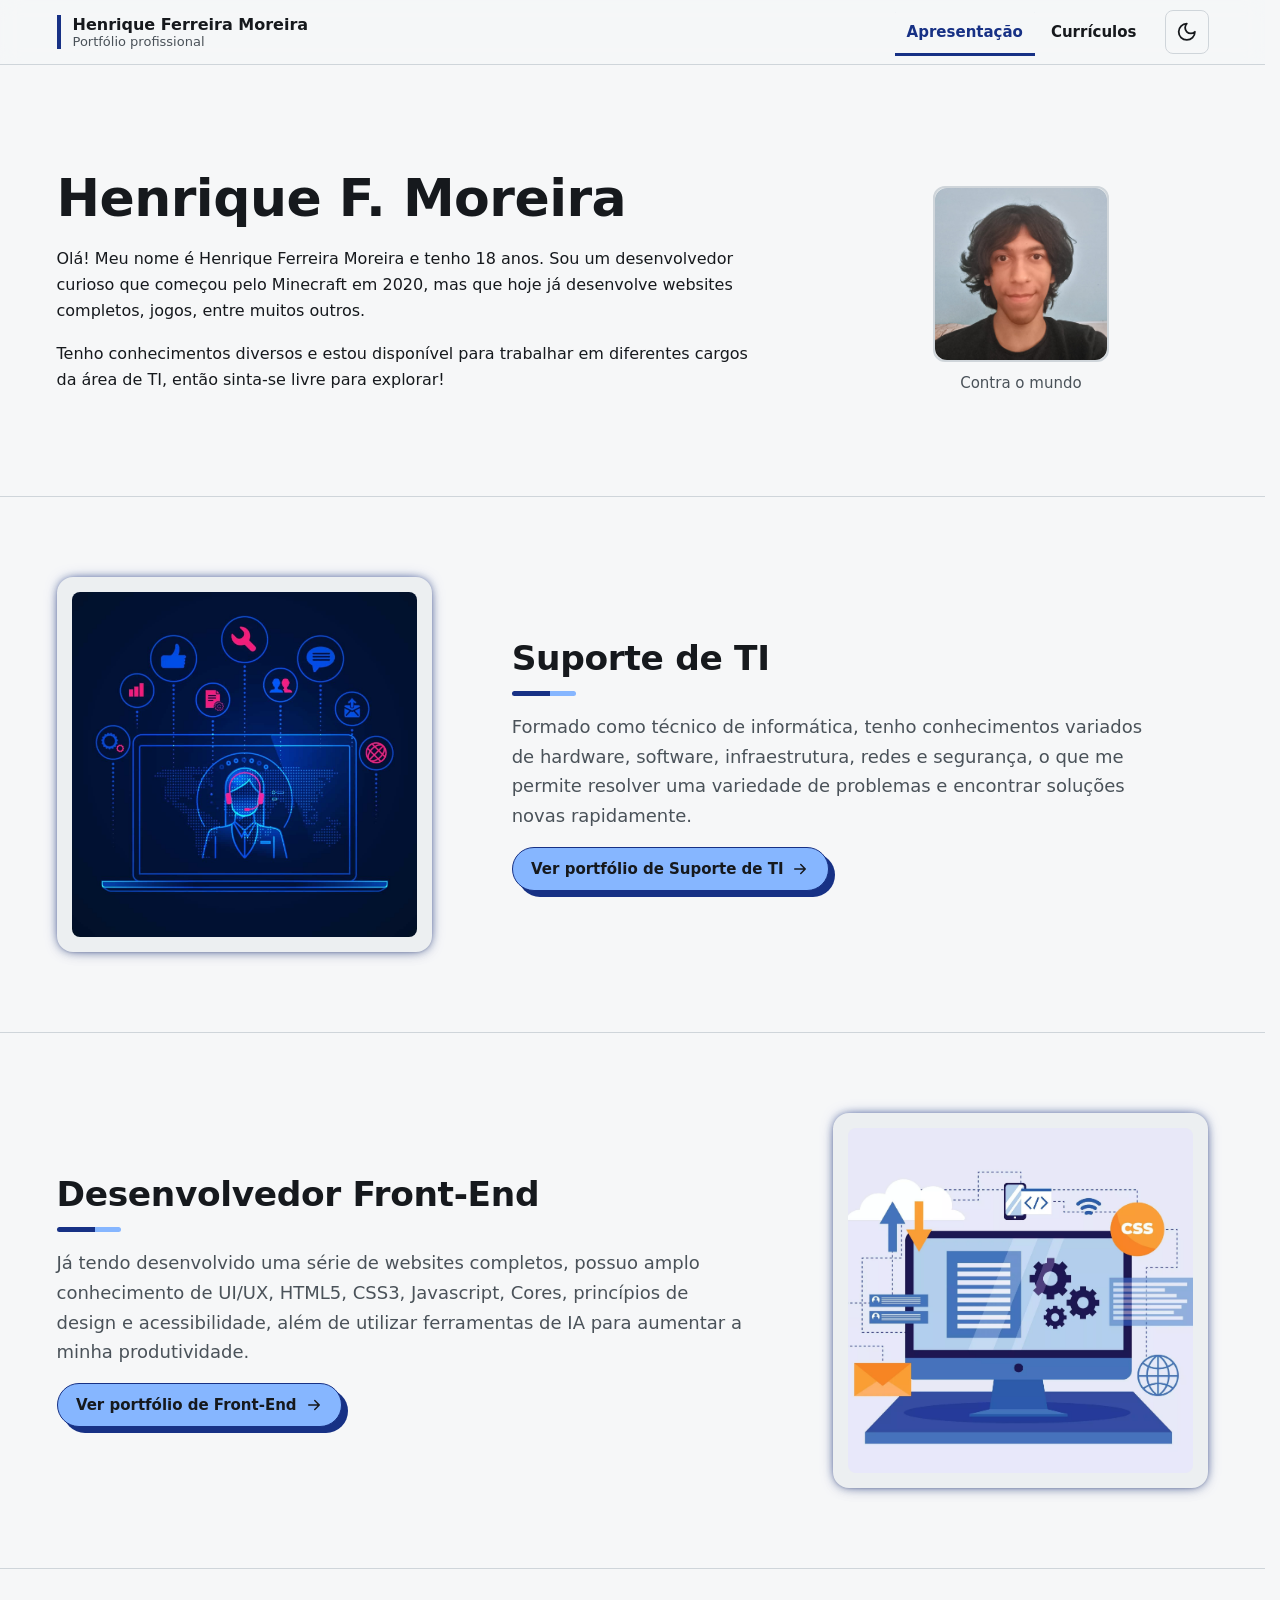
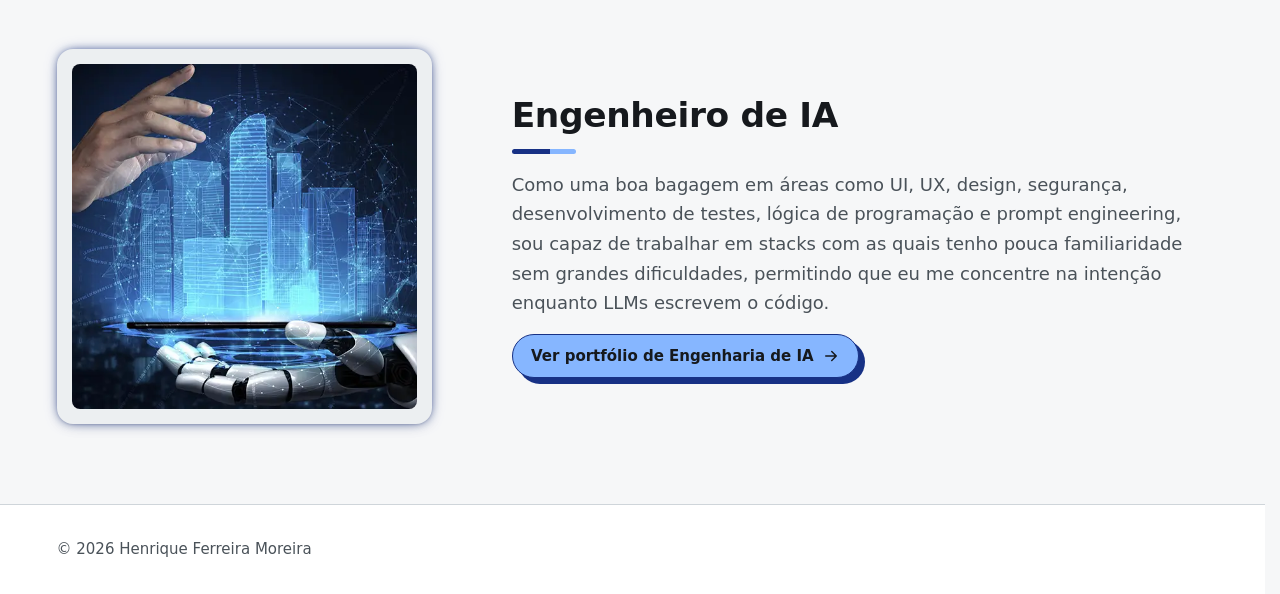
<file: index.html>
<!doctype html>
<html lang="pt-BR" data-accent="inicio">
  <head>
    <meta charset="utf-8" />
    <meta name="viewport" content="width=device-width, initial-scale=1" />
    <title>Henrique Ferreira Moreira — Portfólio profissional</title>
    <meta name="description" content="Portfólio profissional com currículos de Suporte de TI, Front-End, Back-End, Full Stack, Freelancer e Inteligência Artificial." />
    <link rel="icon" href="assets/images/site/favicon.svg" type="image/svg+xml" />
    <link rel="stylesheet" href="assets/css/main.css" />
    <!-- Tema: script clássico e bloqueante para evitar o flash de tema errado -->
    <script src="assets/js/theme.js"></script>
    <!-- Monta a página a partir de assets/data/inicio.js -->
    <script type="module" src="assets/js/home-page.js"></script>
  </head>
  <body data-page="inicio">
    <noscript>
      <p class="noscript">Esta página precisa de JavaScript para exibir o conteúdo.</p>
    </noscript>
  </body>
</html>
</file>
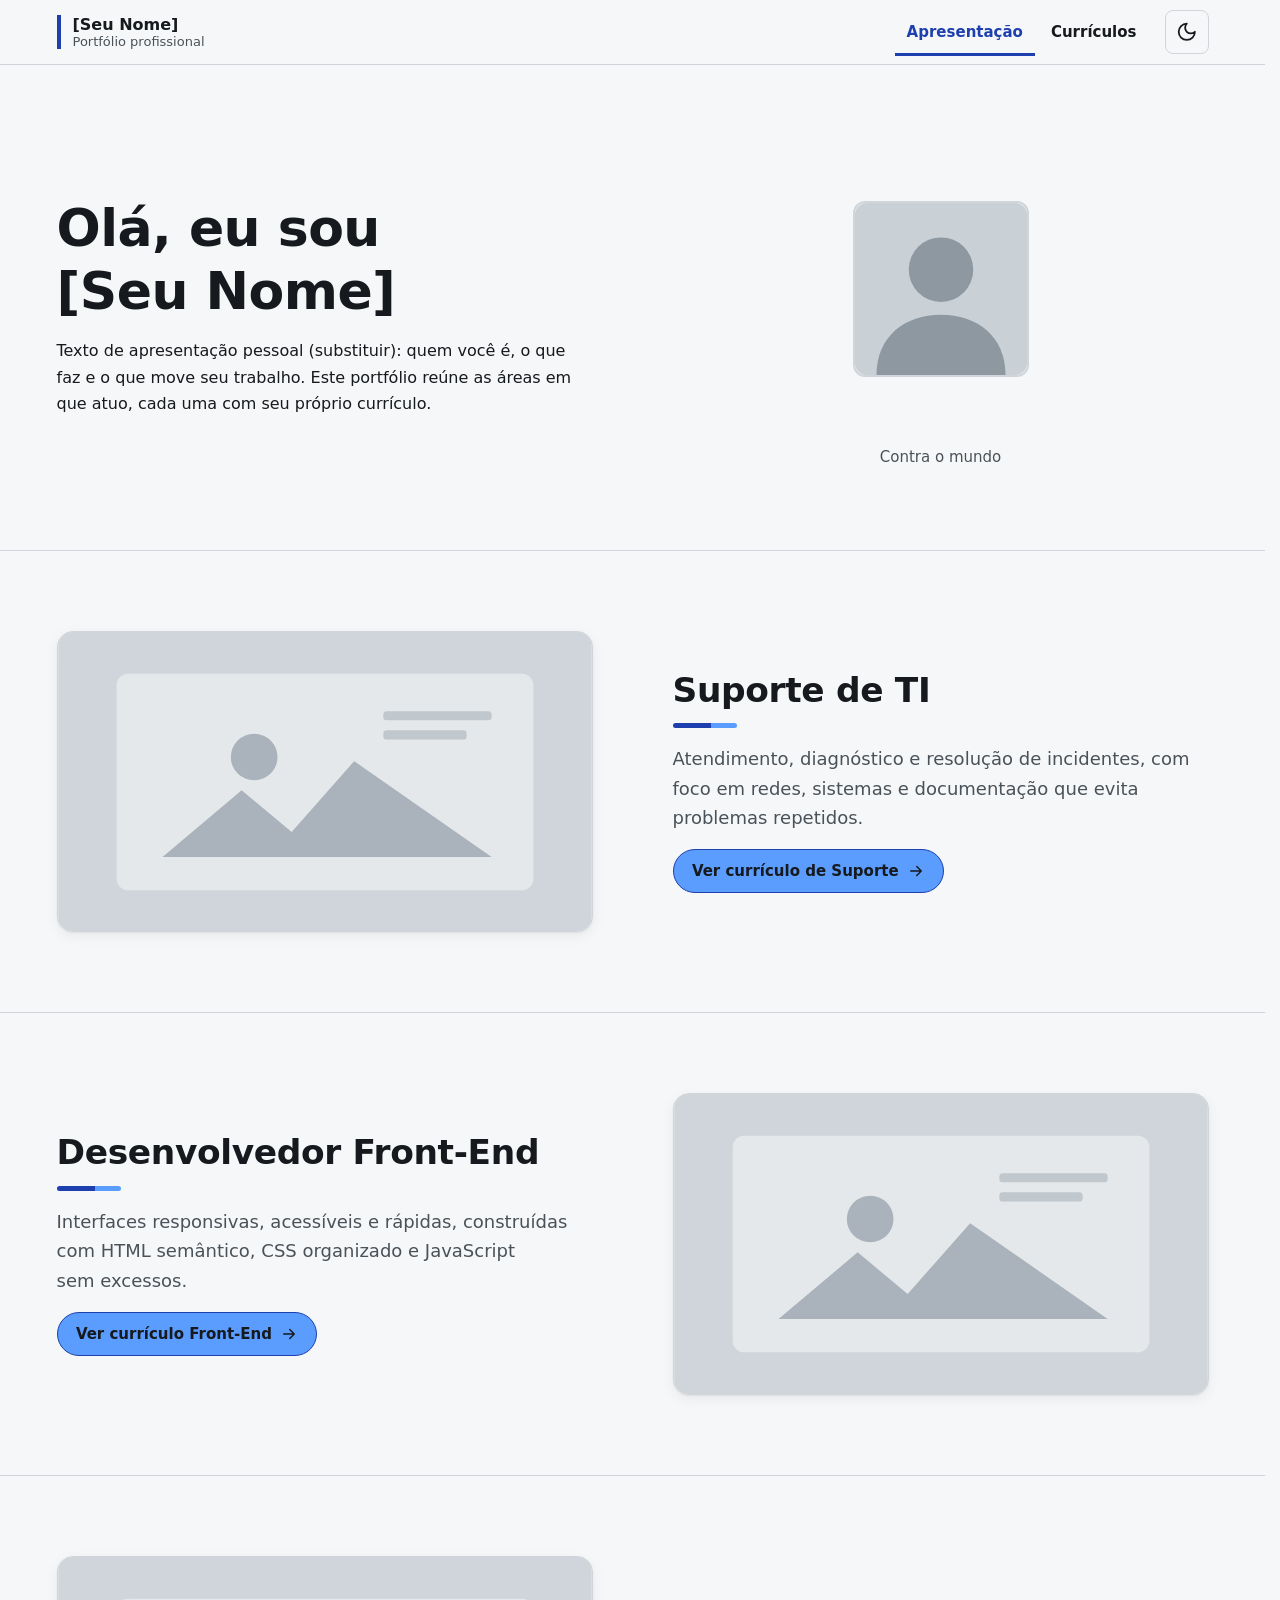
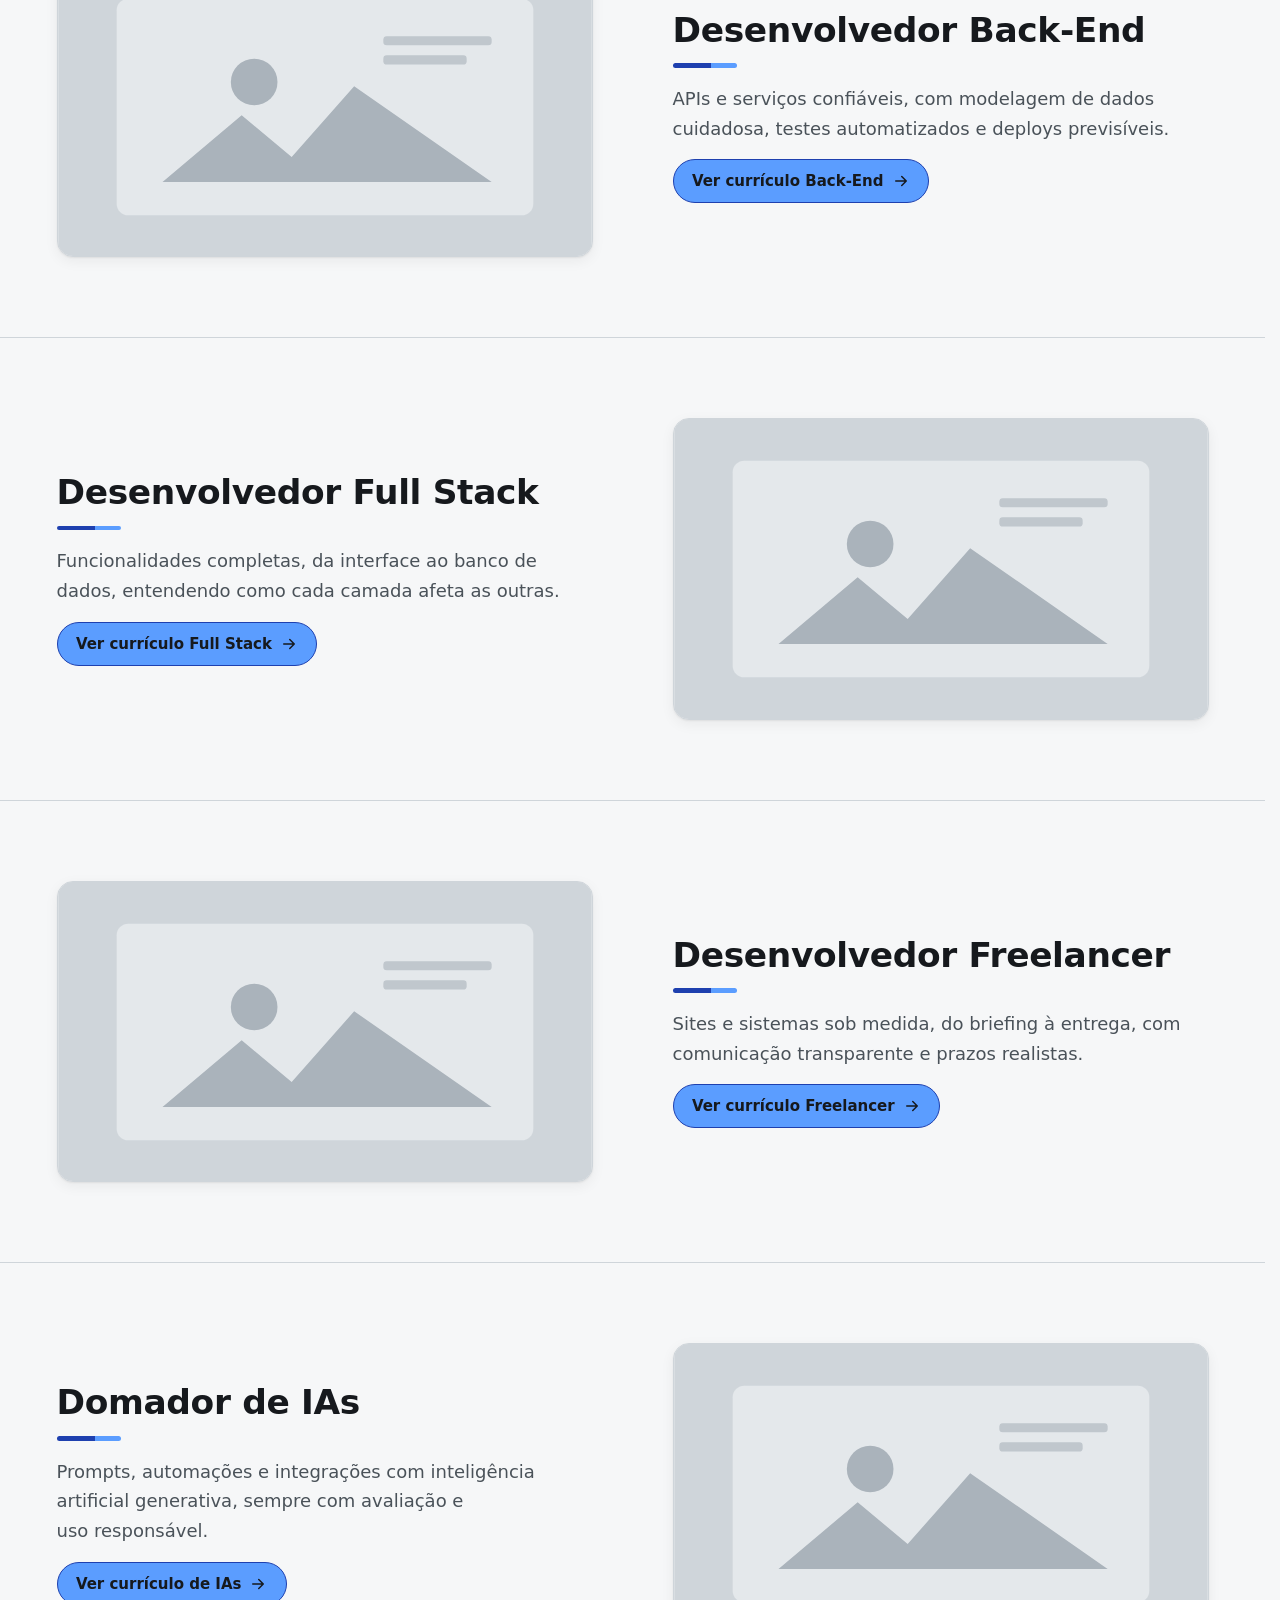
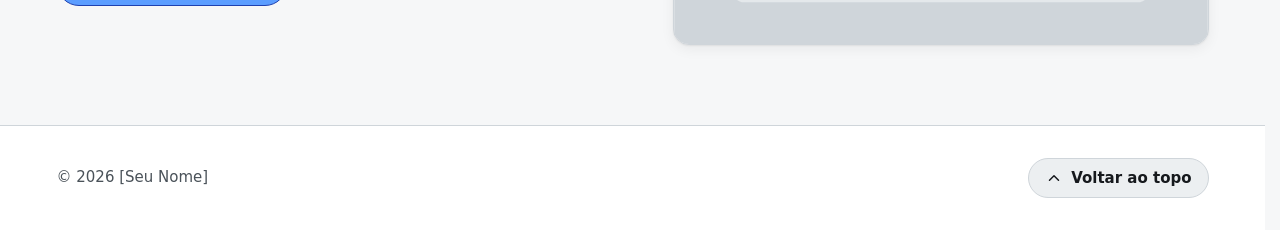
<file: Meu-Portifolio-Online/index.html>
<!doctype html>
<html lang="pt-BR" data-accent="inicio">
  <head>
    <meta charset="utf-8" />
    <meta name="viewport" content="width=device-width, initial-scale=1" />
    <title>[Seu Nome] — Portfólio profissional</title>
    <meta name="description" content="Portfólio profissional com currículos de Suporte de TI, Front-End, Back-End, Full Stack, Freelancer e Inteligência Artificial." />
    <link rel="icon" href="assets/images/site/favicon.svg" type="image/svg+xml" />
    <link rel="stylesheet" href="assets/css/main.css" />
    <!-- Tema: script clássico e bloqueante para evitar o flash de tema errado -->
    <script src="assets/js/theme.js"></script>
    <!-- Monta a página a partir de assets/data/inicio.js -->
    <script type="module" src="assets/js/home-page.js"></script>
  </head>
  <body data-page="inicio">
    <noscript>
      <p class="noscript">Esta página precisa de JavaScript para exibir o conteúdo.</p>
    </noscript>
  </body>
</html>
</file>
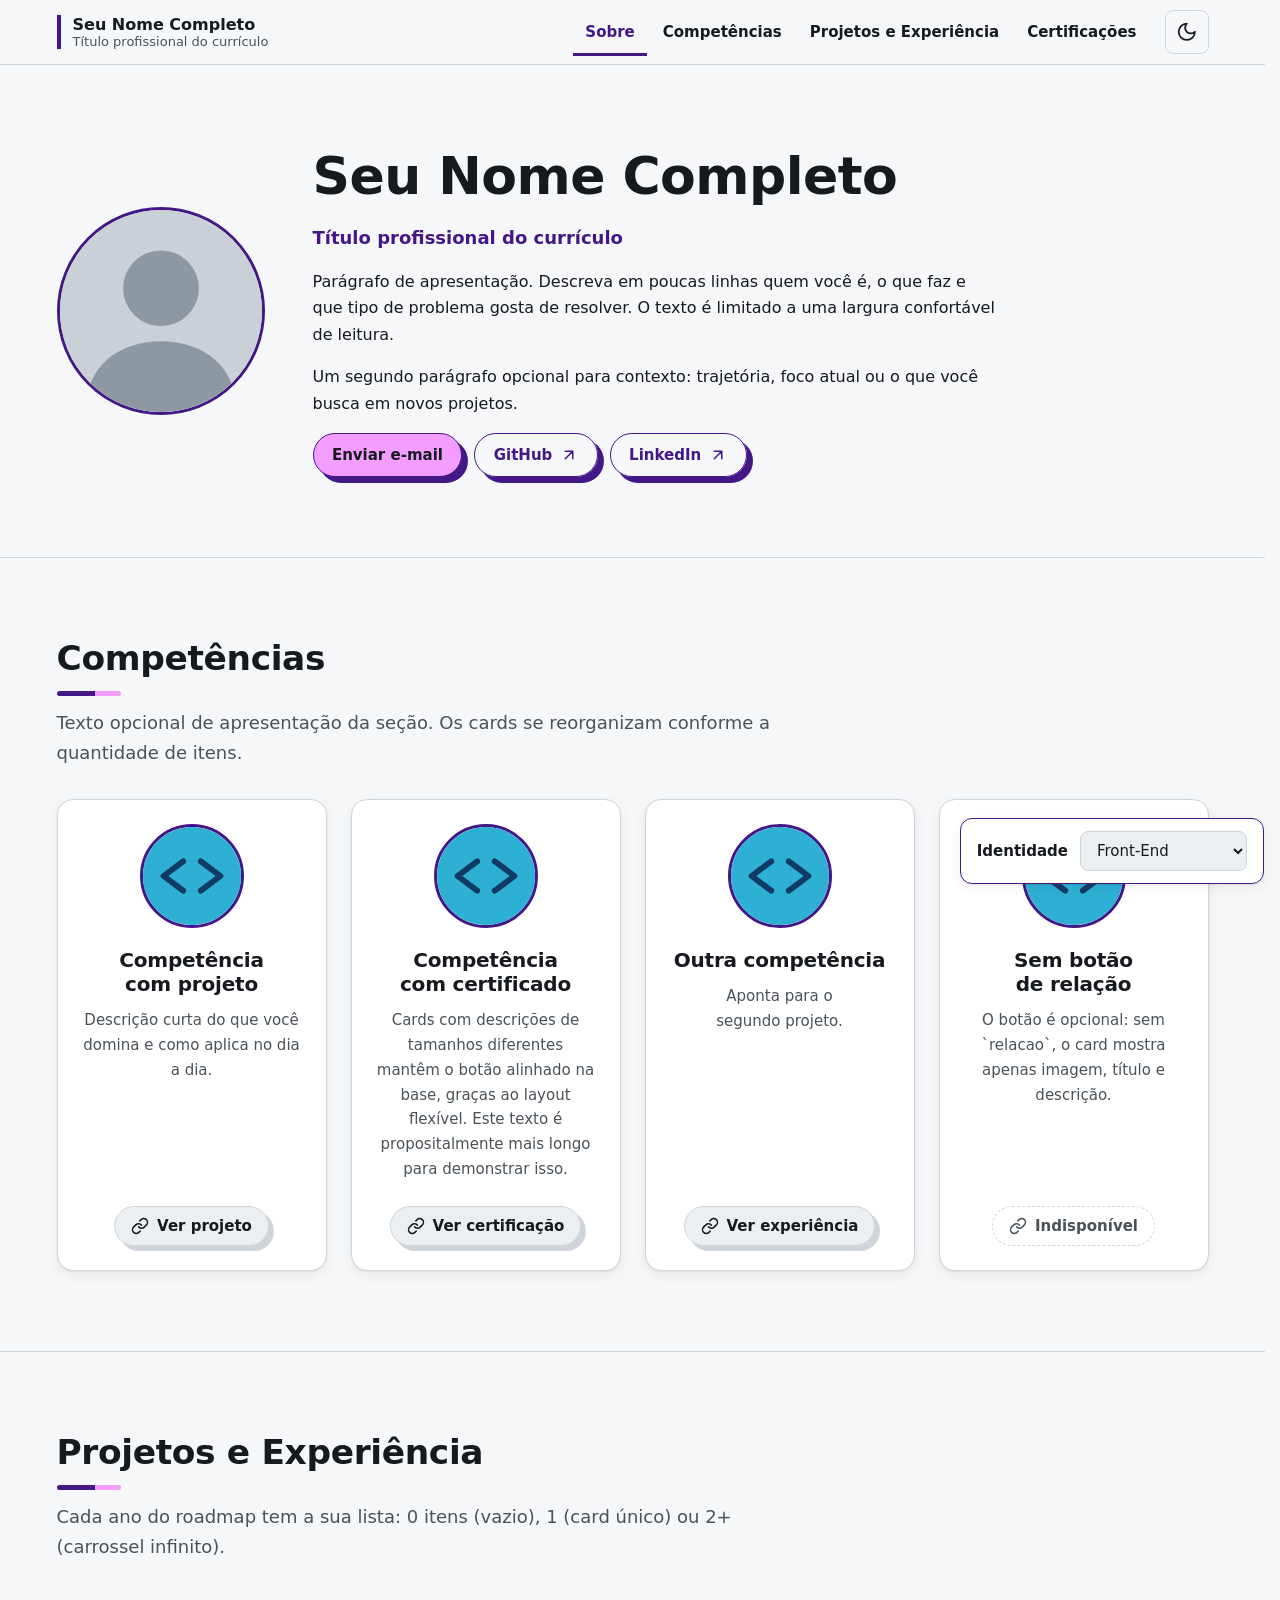
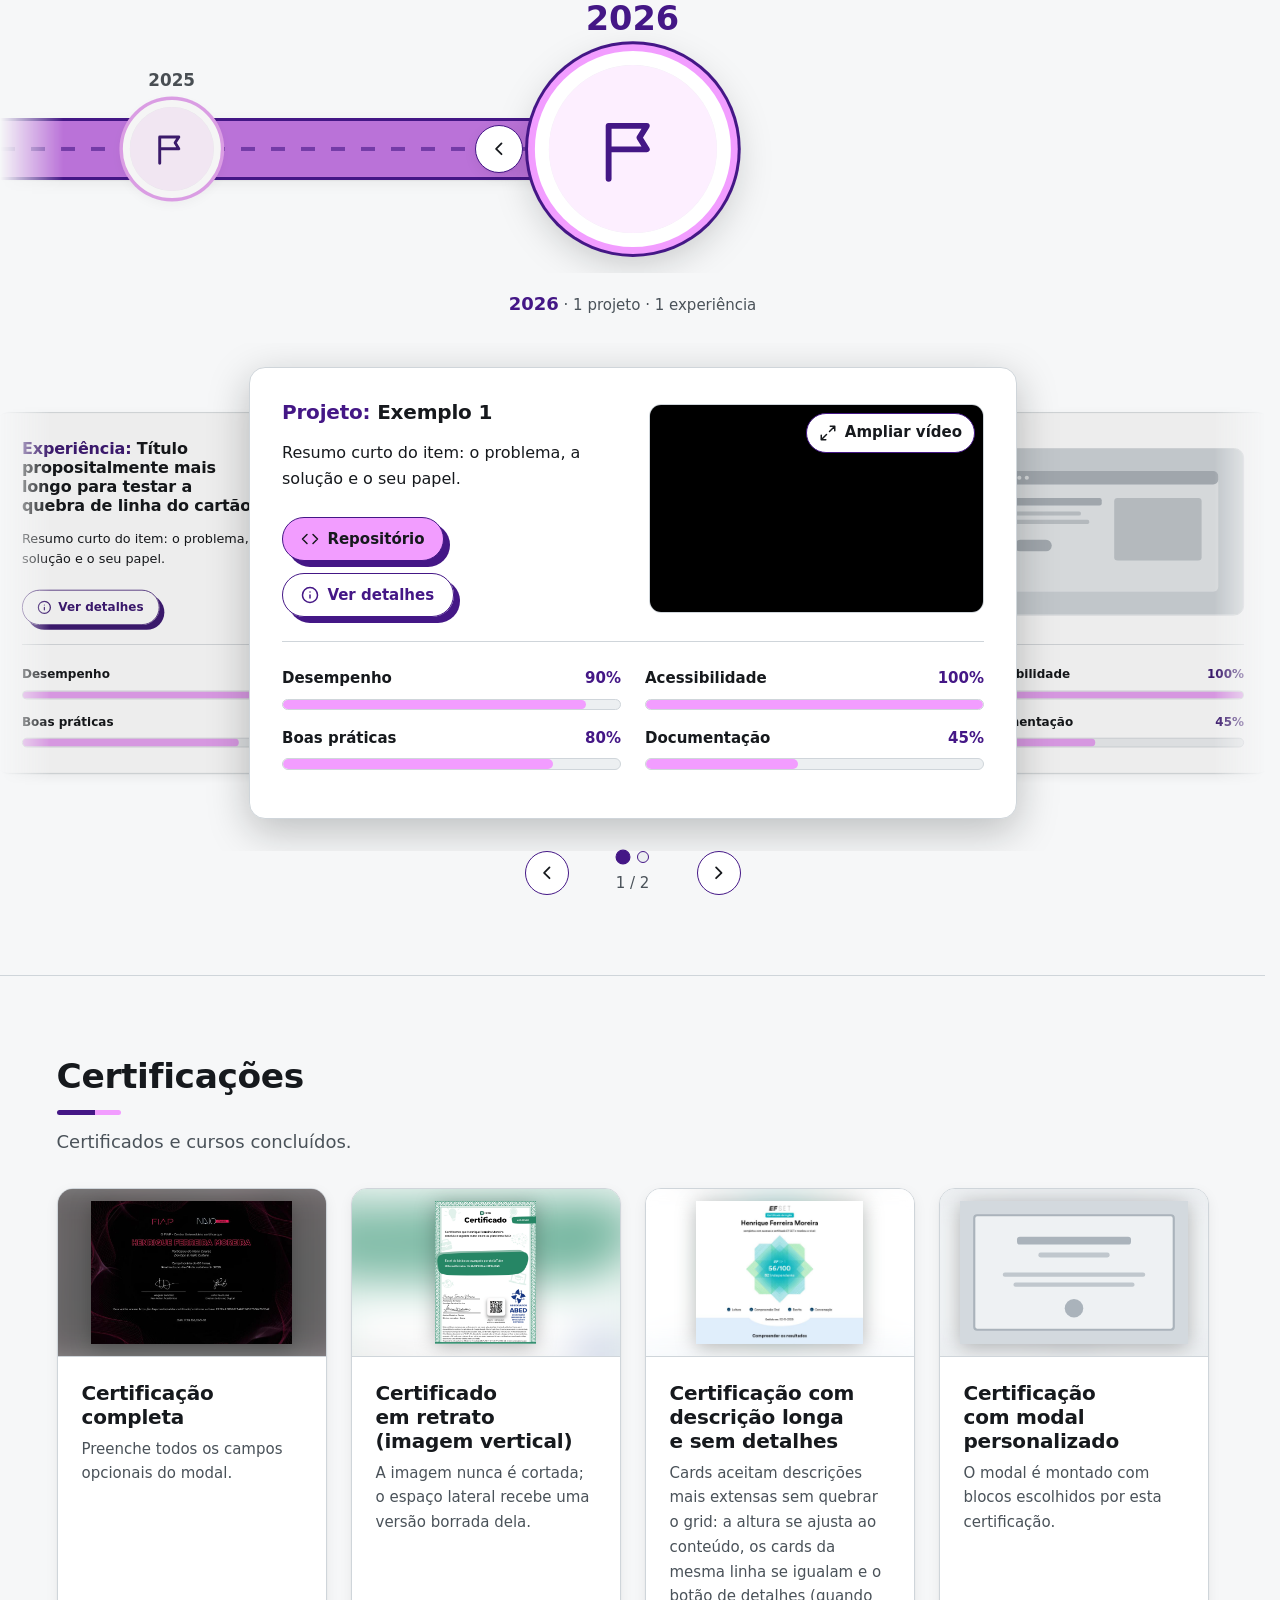
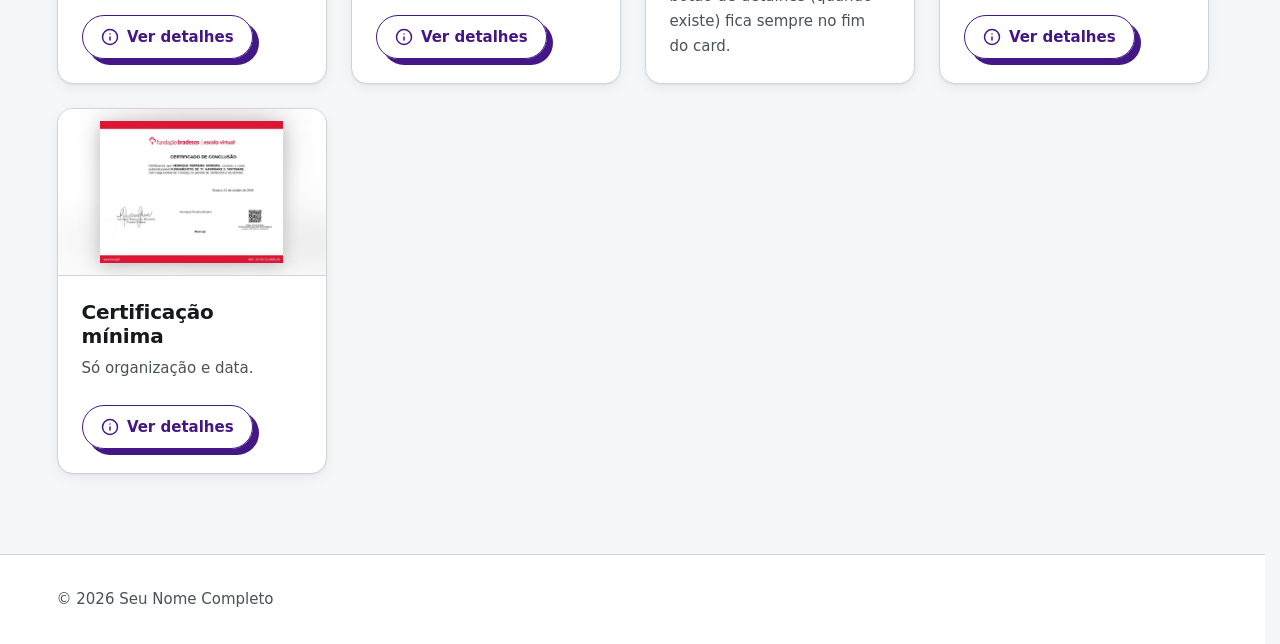
<file: styleguide/index.html>
<!doctype html>
<html lang="pt-BR" data-accent="desenvolvedor-frontend">
  <head>
    <meta charset="utf-8" />
    <meta name="viewport" content="width=device-width, initial-scale=1" />
    <title>Guia de componentes — Portfólio</title>
    <meta name="description" content="Página interna para validar os componentes, temas e identidades de cor do portfólio." />
    <meta name="robots" content="noindex" />
    <link rel="icon" href="../assets/images/site/favicon.svg" type="image/svg+xml" />
    <link rel="stylesheet" href="../assets/css/main.css" />
    <link rel="stylesheet" href="styleguide.css" />
    <!-- Tema: script clássico e bloqueante para evitar o flash de tema errado -->
    <script src="../assets/js/theme.js"></script>
    <!-- Monta a página a partir de assets/data/curriculos/exemplo.js -->
    <script type="module" src="../assets/js/resume-page.js"></script>
    <script type="module" src="styleguide.js"></script>
  </head>
  <body data-curriculo="exemplo">
    <noscript>
      <p class="noscript">Esta página precisa de JavaScript para exibir o conteúdo.</p>
    </noscript>
  </body>
</html>
</file>
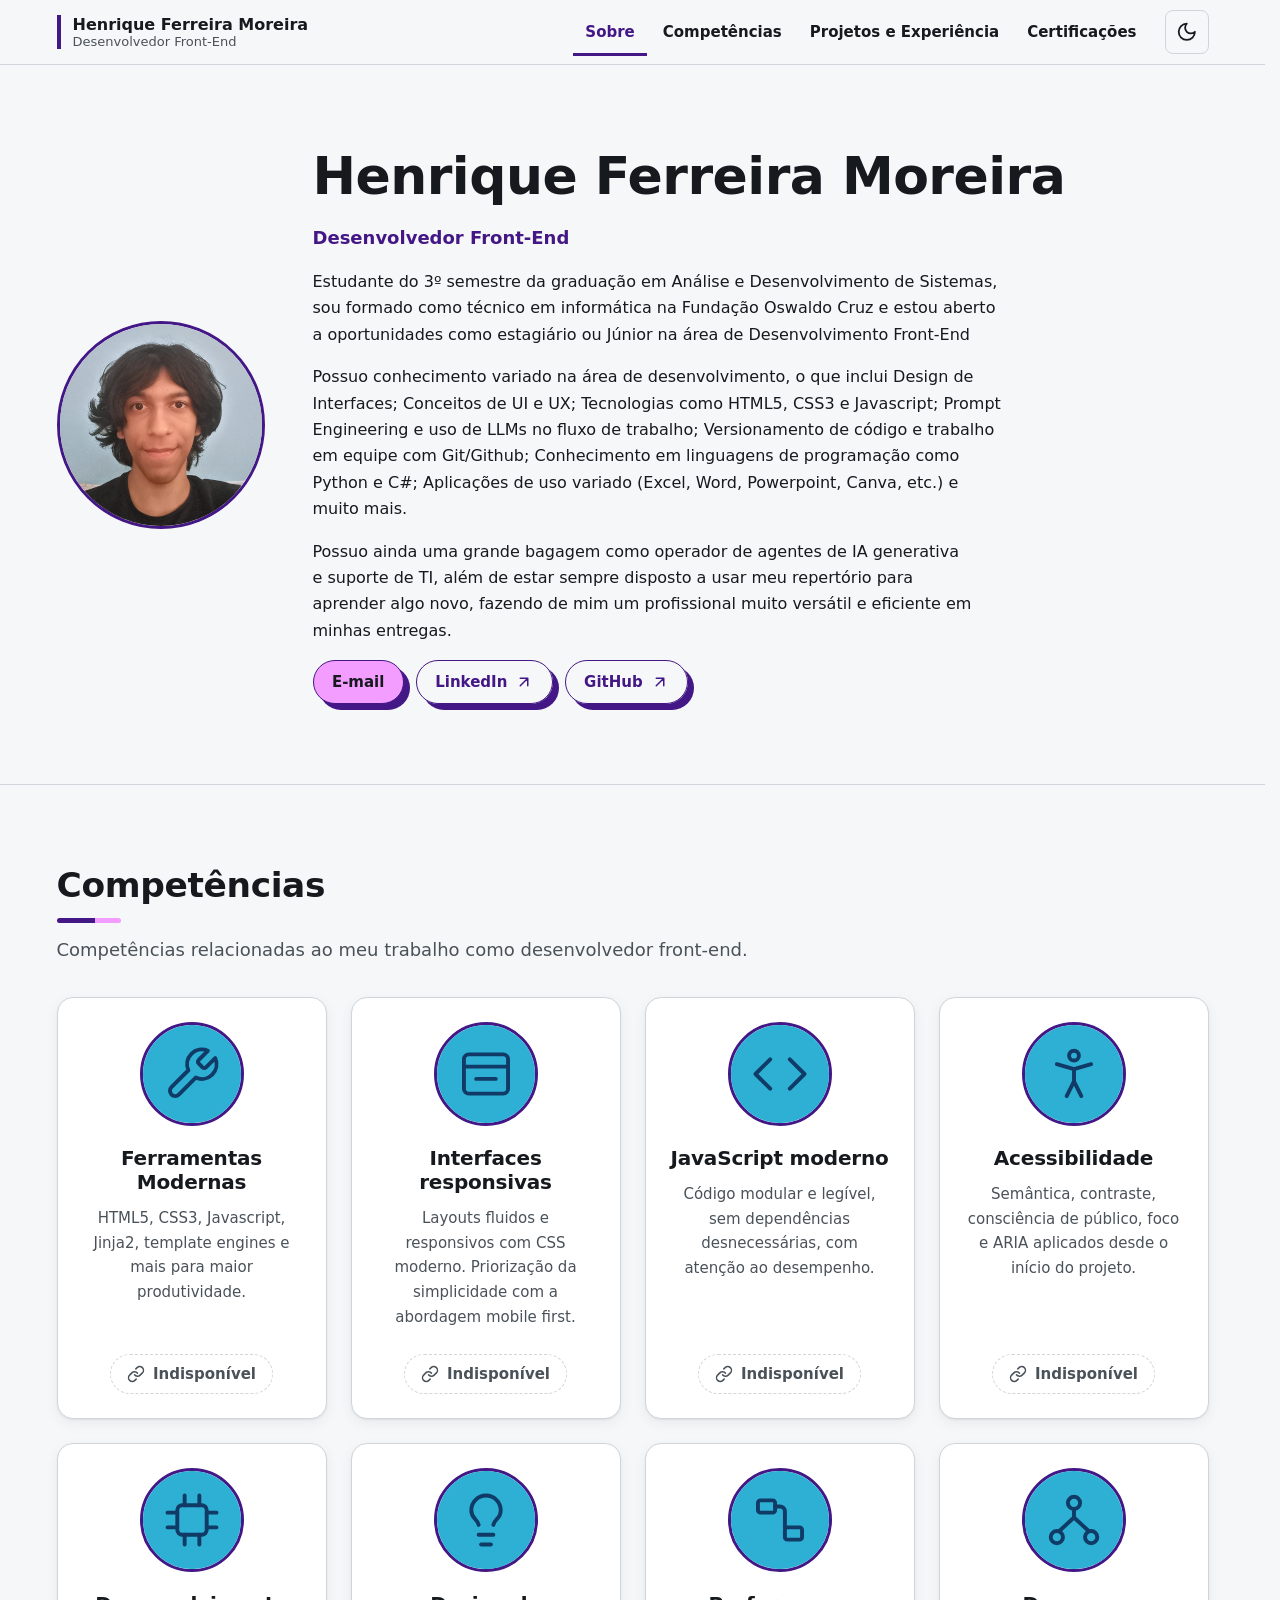
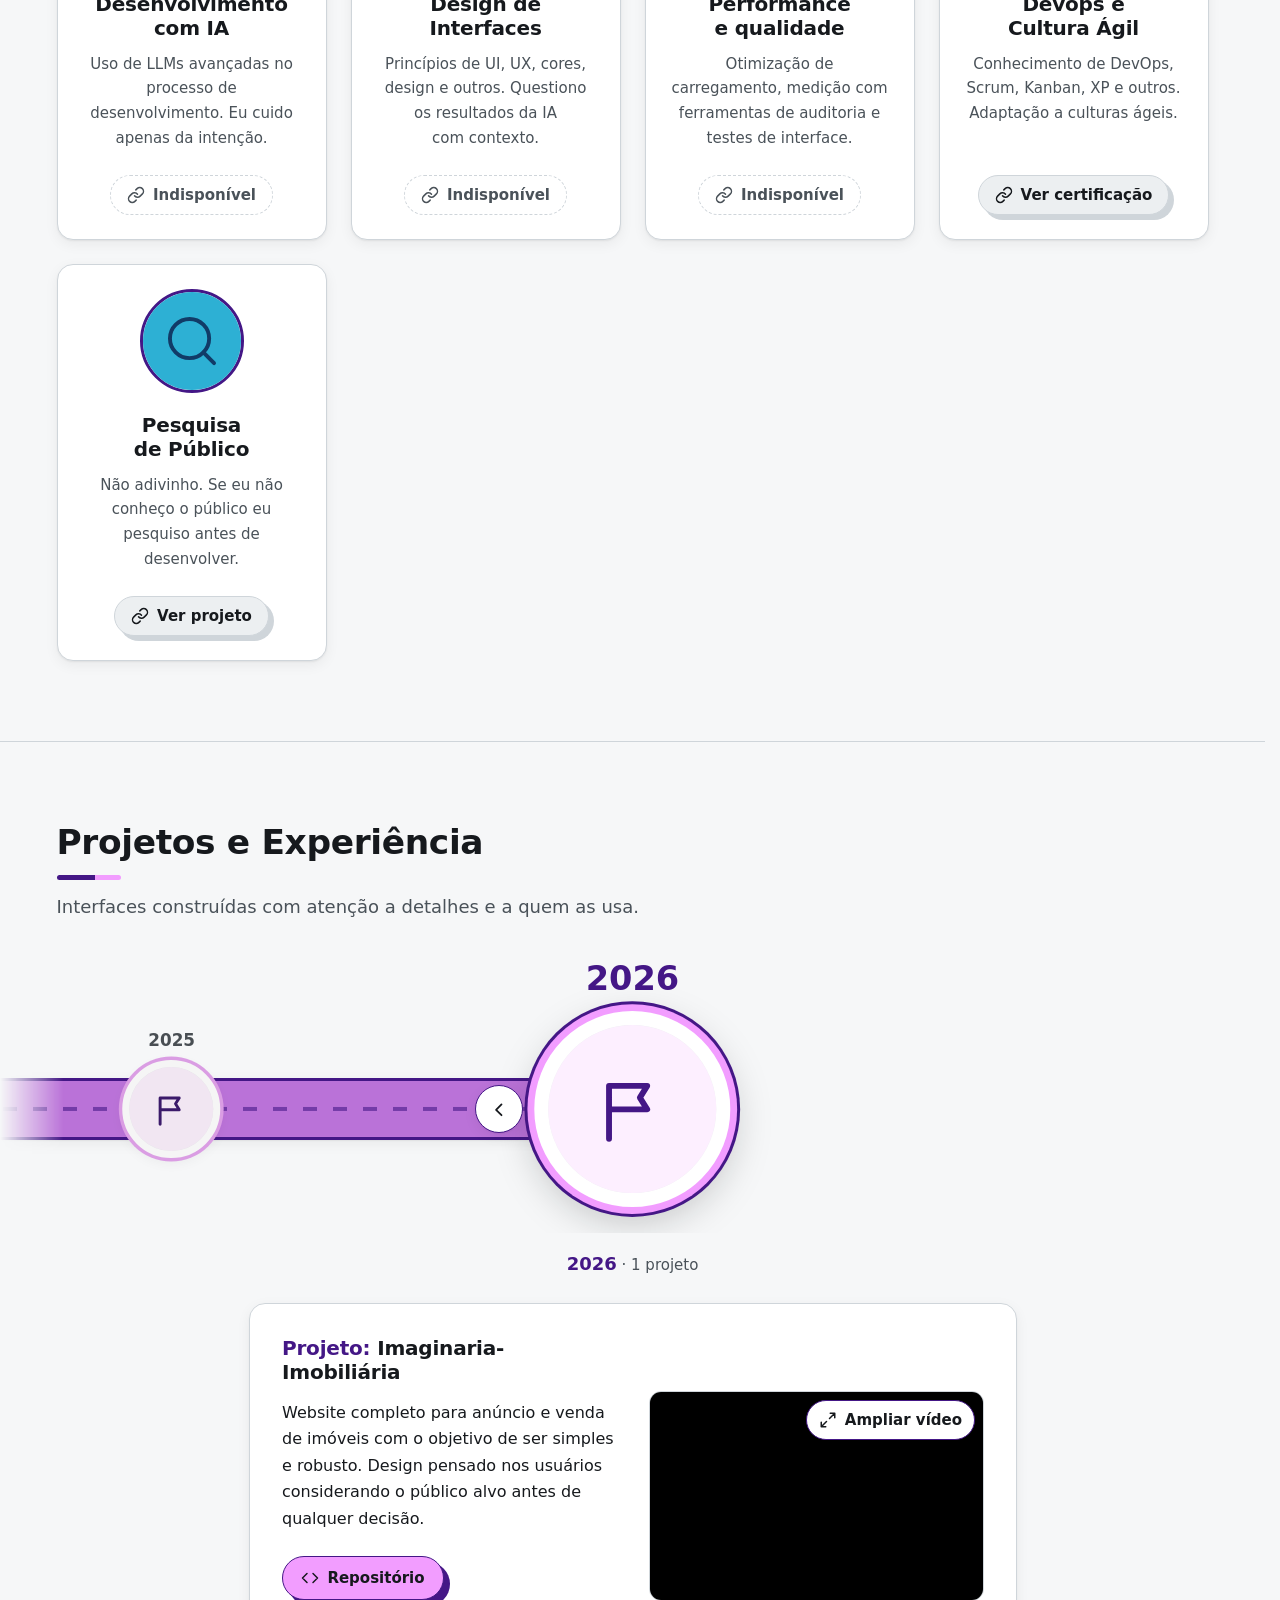
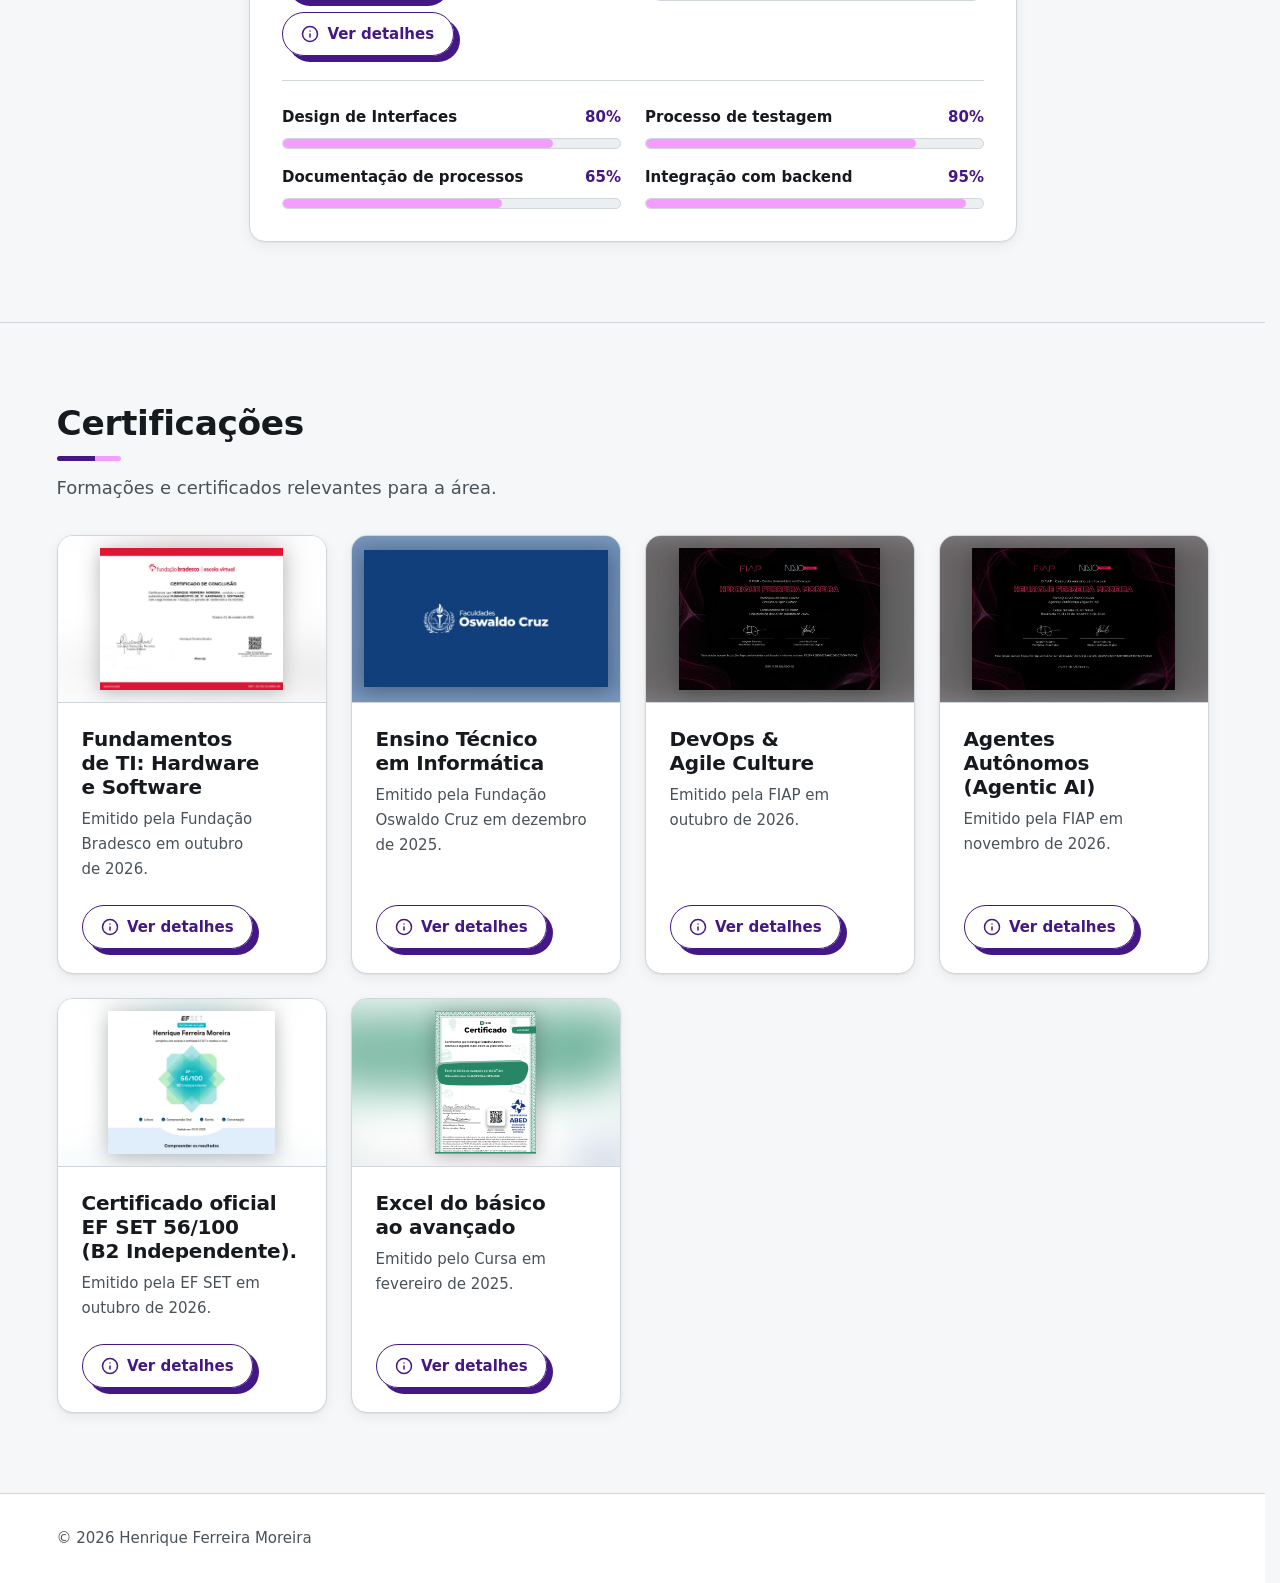
<file: desenvolvedor-frontend.html>
<!doctype html>
<html lang="pt-BR" data-accent="desenvolvedor-frontend">
  <head>
    <meta charset="utf-8" />
    <meta name="viewport" content="width=device-width, initial-scale=1" />
    <title>Henrique Ferreira Moreira — Desenvolvedor Front-End</title>
    <meta name="description" content="Portfólio profissional de desenvolvimento Front-End: interfaces responsivas, acessíveis e de alto desempenho." />
    <link rel="icon" href="assets/images/site/favicon.svg" type="image/svg+xml" />
    <link rel="stylesheet" href="assets/css/main.css" />
    <!-- Tema: script clássico e bloqueante para evitar o flash de tema errado -->
    <script src="assets/js/theme.js"></script>
    <!-- Monta a página a partir de assets/data/curriculos/desenvolvedor-frontend.js -->
    <script type="module" src="assets/js/resume-page.js"></script>
  </head>
  <body data-curriculo="desenvolvedor-frontend">
    <noscript>
      <p class="noscript">Esta página precisa de JavaScript para exibir o conteúdo.</p>
    </noscript>
  </body>
</html>
</file>
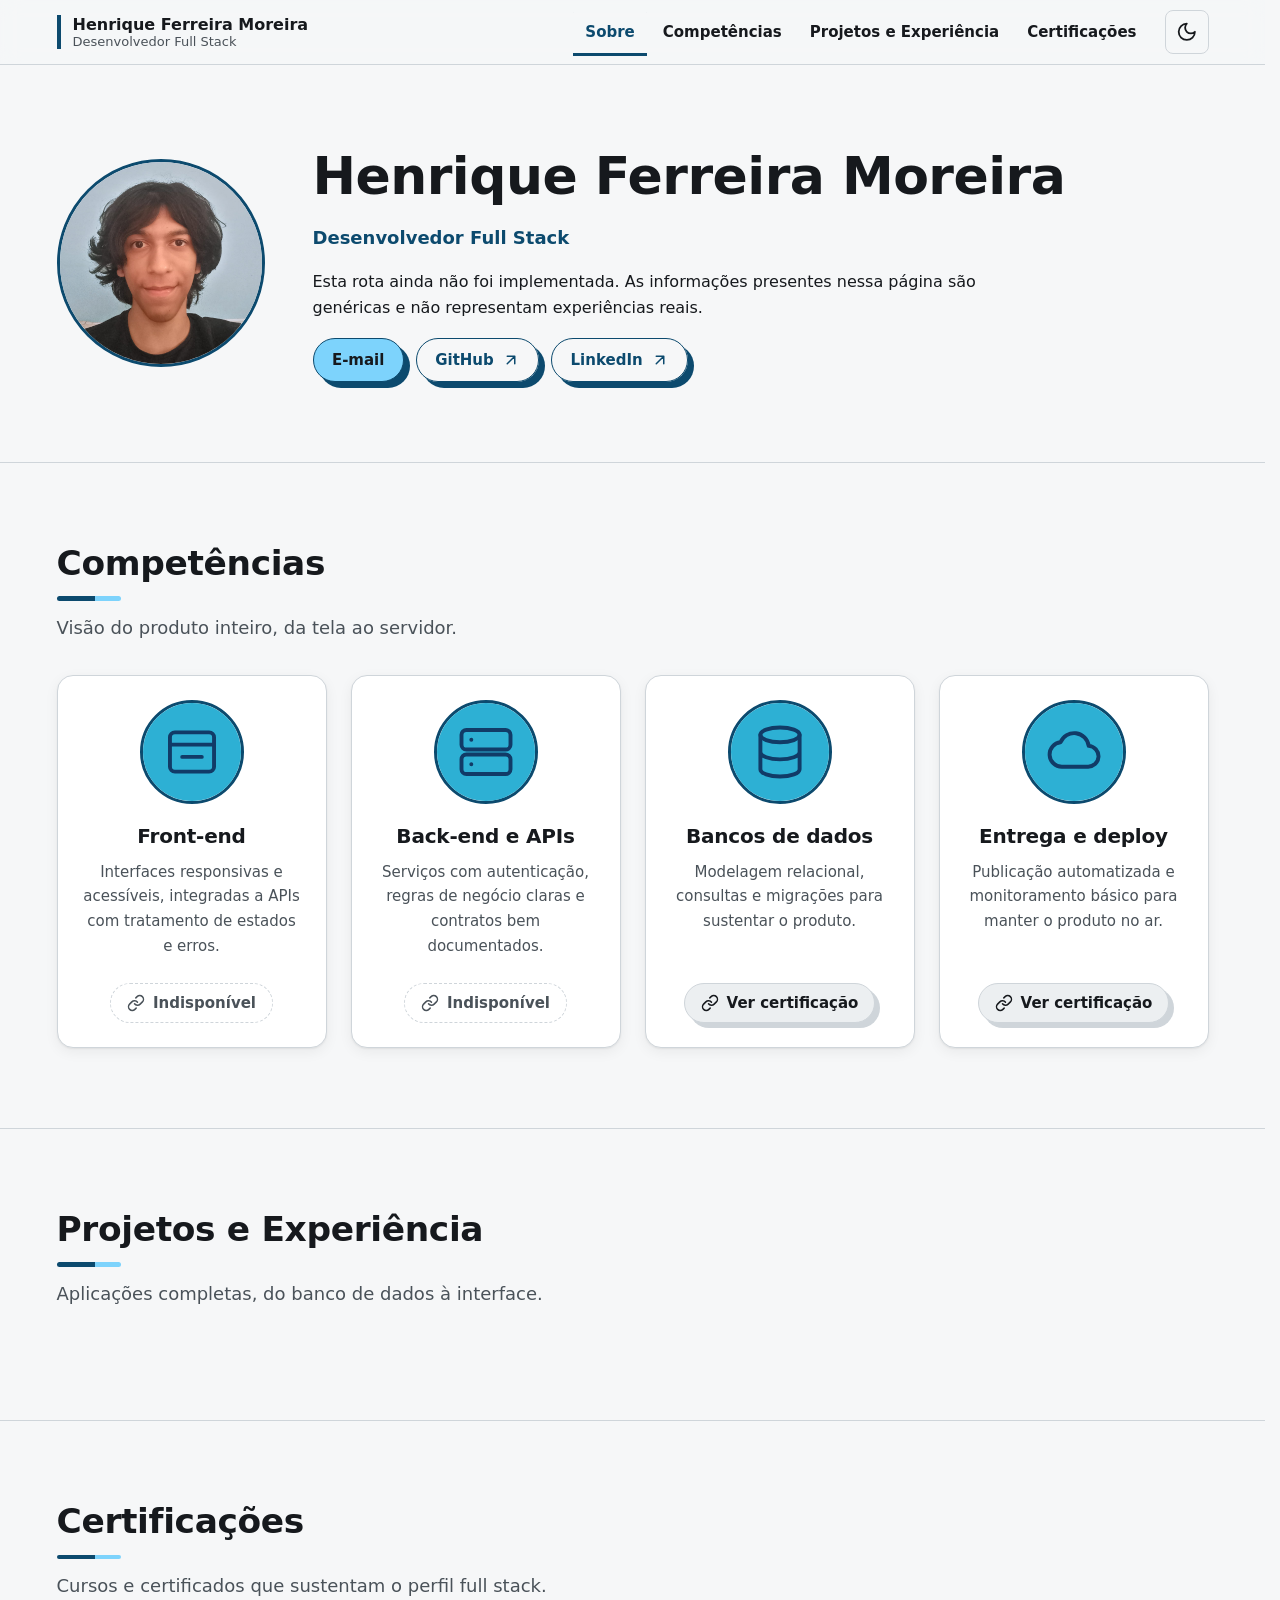
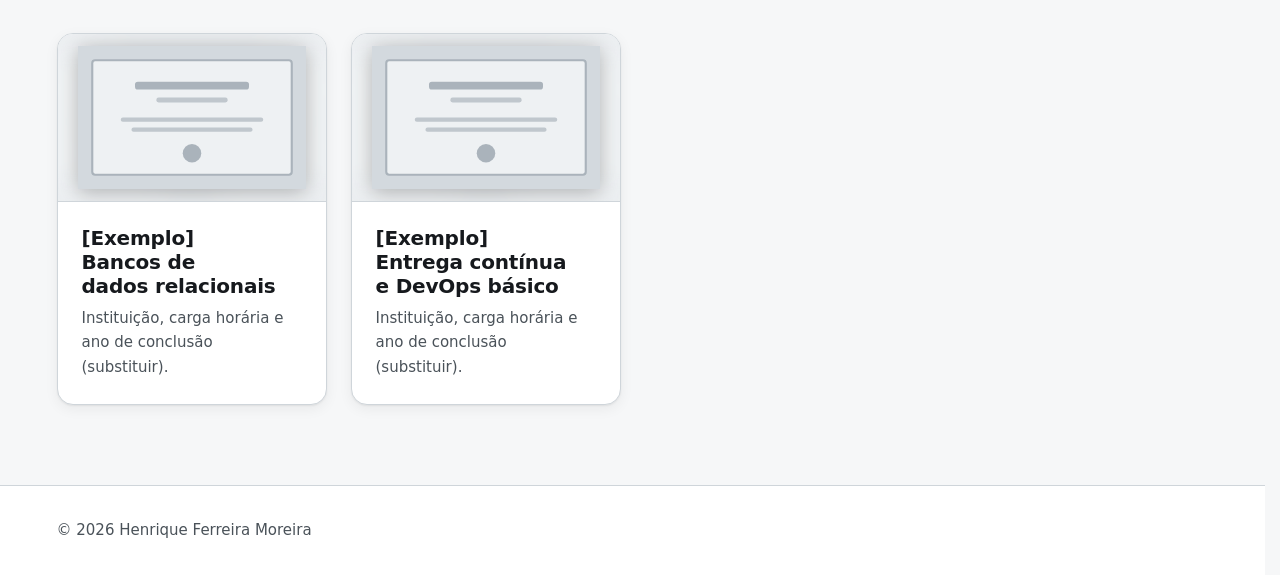
<file: desenvolvedor-fullstack.html>
<!doctype html>
<html lang="pt-BR" data-accent="desenvolvedor-fullstack">
  <head>
    <meta charset="utf-8" />
    <meta name="viewport" content="width=device-width, initial-scale=1" />
    <title>[Seu Nome] — Desenvolvedor Full Stack</title>
    <meta name="description" content="Portfólio profissional de desenvolvimento Full Stack: aplicações completas, do banco de dados à interface." />
    <link rel="icon" href="assets/images/site/favicon.svg" type="image/svg+xml" />
    <link rel="stylesheet" href="assets/css/main.css" />
    <!-- Tema: script clássico e bloqueante para evitar o flash de tema errado -->
    <script src="assets/js/theme.js"></script>
    <!-- Monta a página a partir de assets/data/curriculos/desenvolvedor-fullstack.js -->
    <script type="module" src="assets/js/resume-page.js"></script>
  </head>
  <body data-curriculo="desenvolvedor-fullstack">
    <noscript>
      <p class="noscript">Esta página precisa de JavaScript para exibir o conteúdo.</p>
    </noscript>
  </body>
</html>
</file>
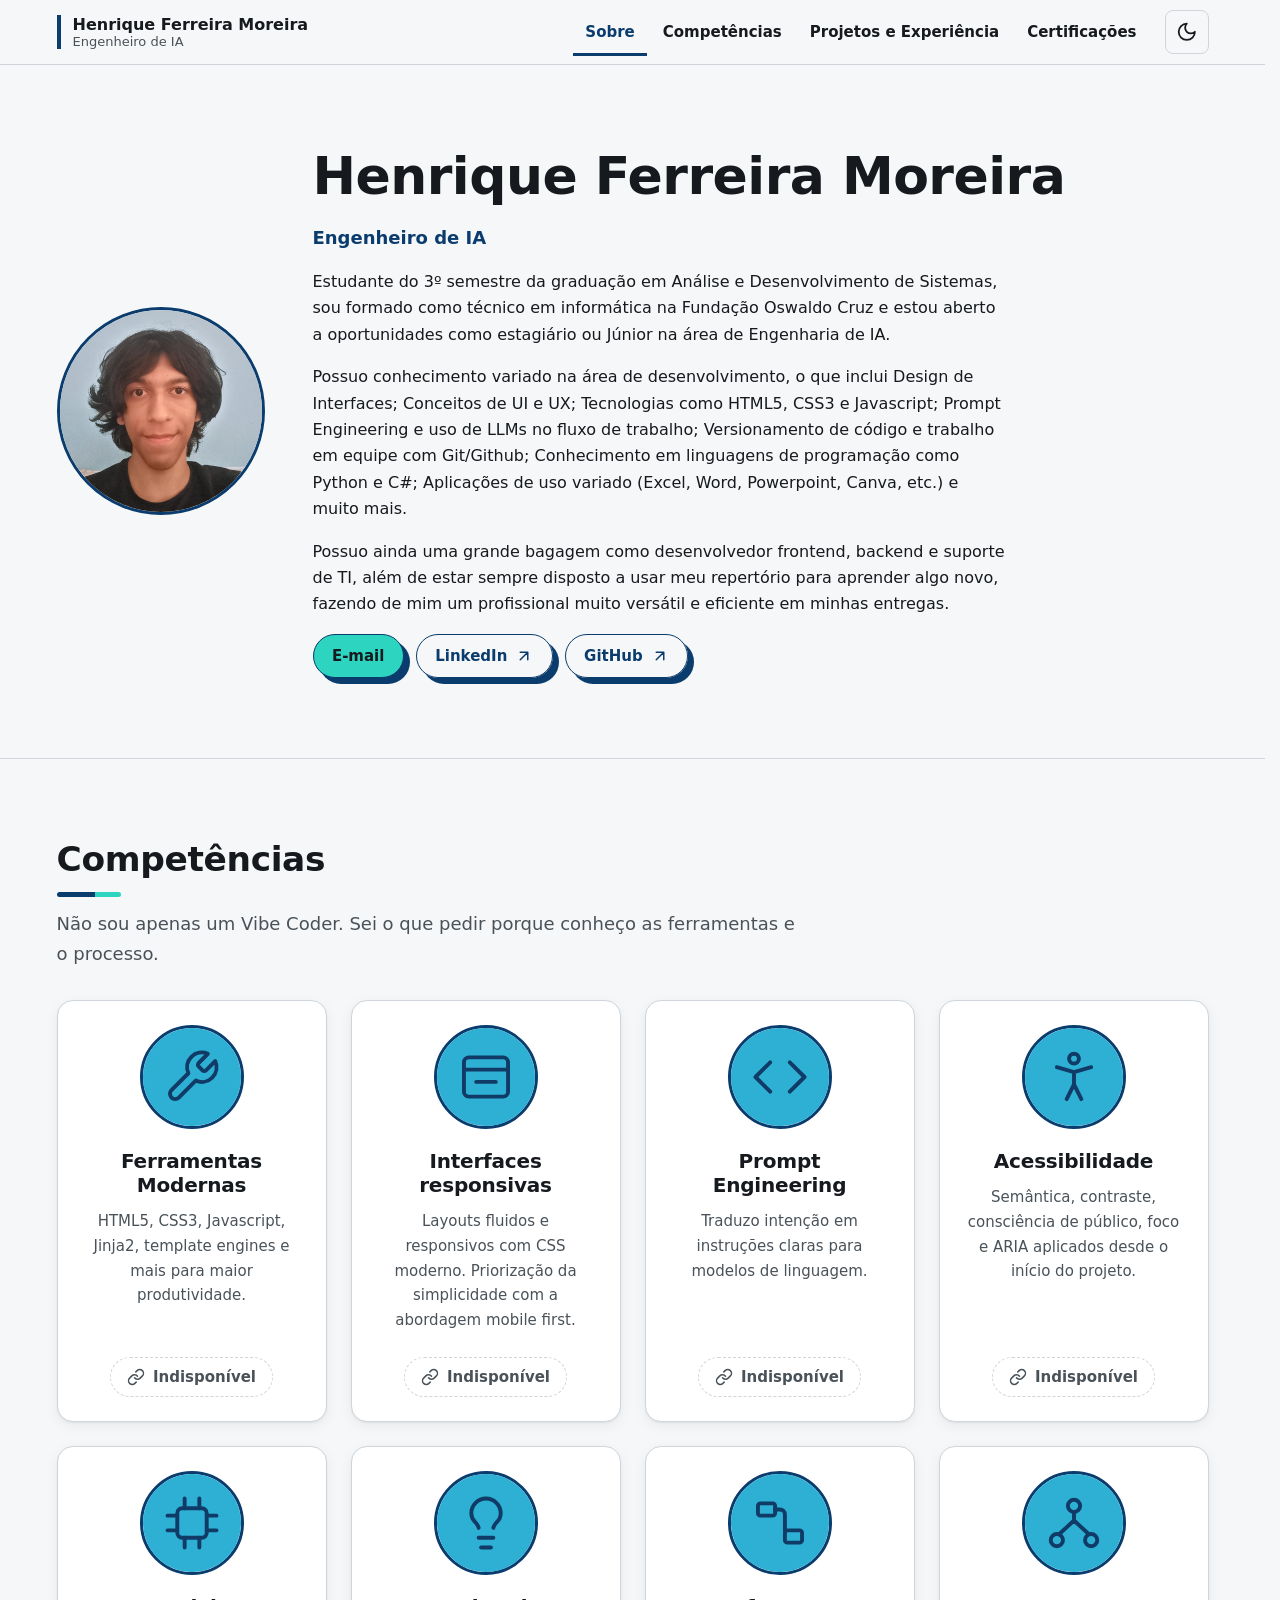
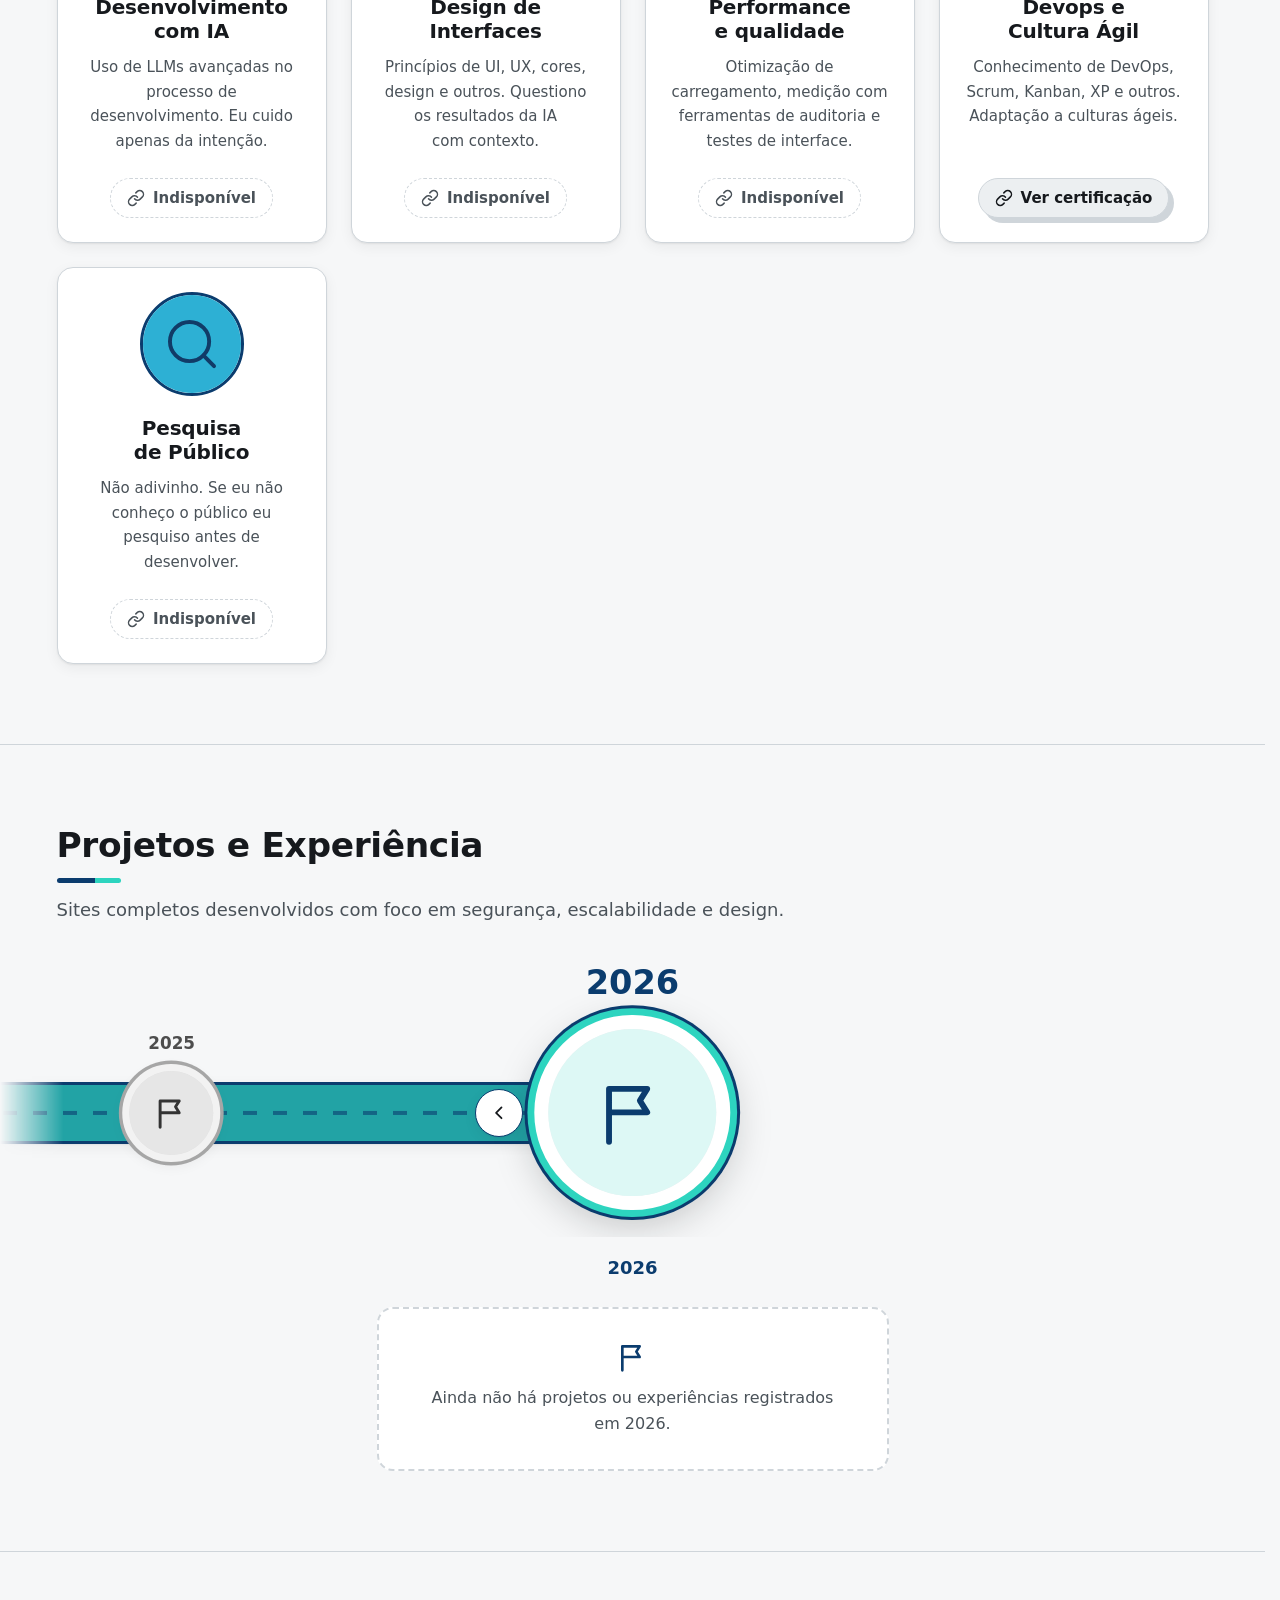
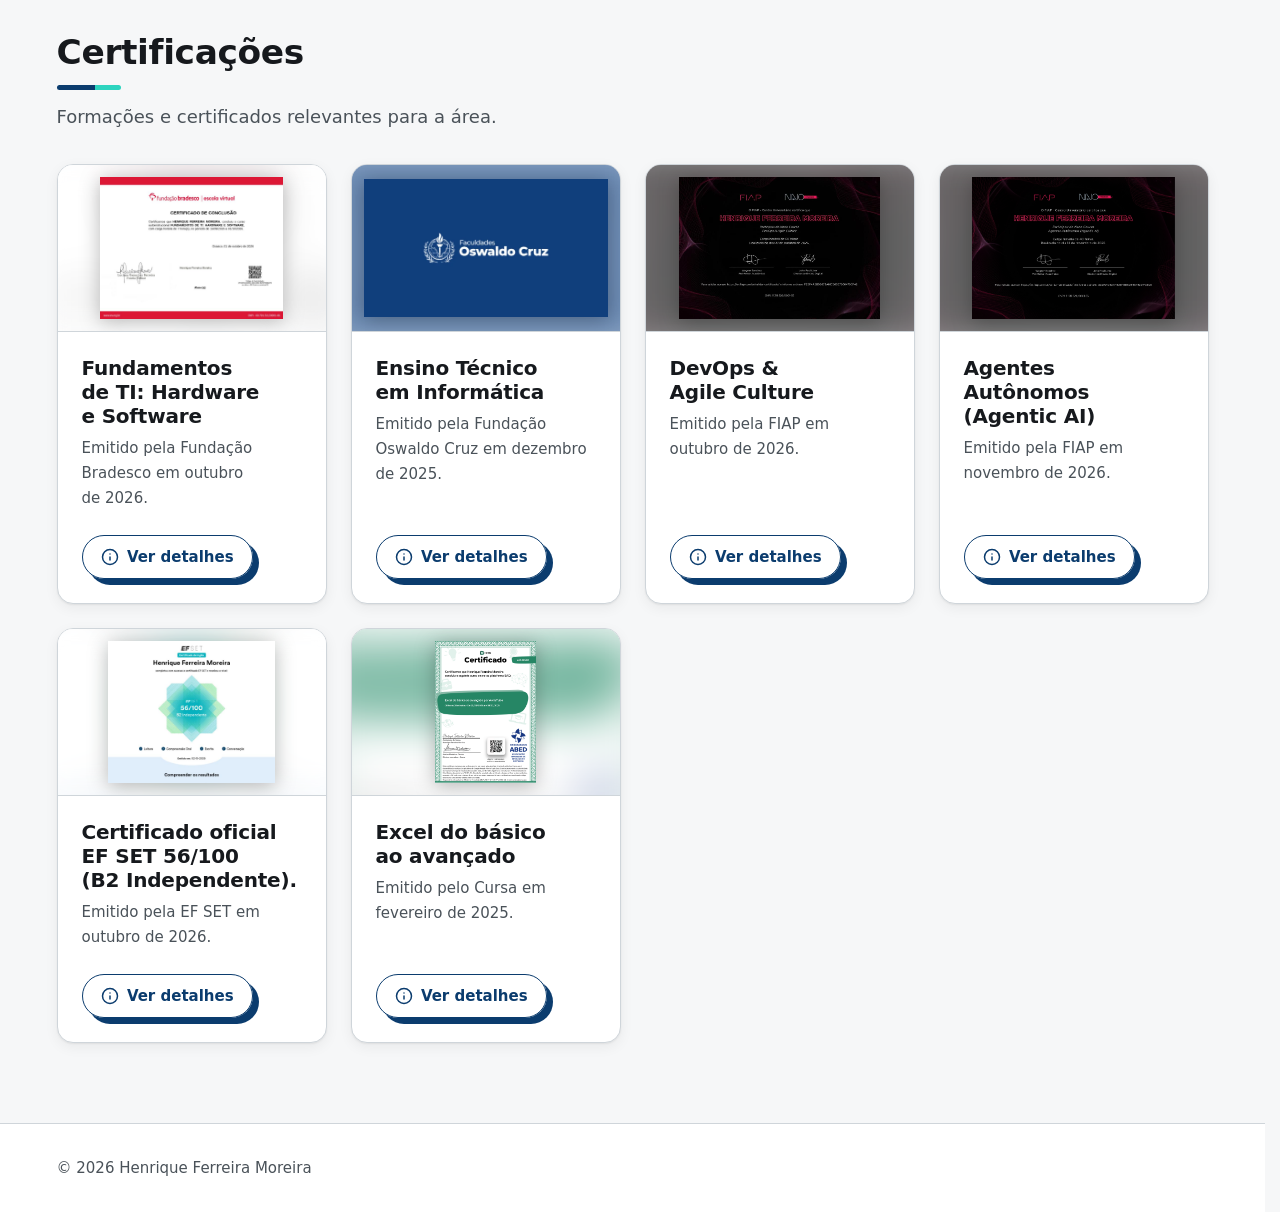
<file: domador-de-ias.html>
<!doctype html>
<html lang="pt-BR" data-accent="domador-de-ias">
  <head>
    <meta charset="utf-8" />
    <meta name="viewport" content="width=device-width, initial-scale=1" />
    <title>Henrique Ferreira Moreira — Engenheiro de IA</title>
    <meta name="description" content="Portfólio profissional em inteligência artificial generativa: prompts, automações, integrações e avaliação responsável." />
    <link rel="icon" href="assets/images/site/favicon.svg" type="image/svg+xml" />
    <link rel="stylesheet" href="assets/css/main.css" />
    <!-- Tema: script clássico e bloqueante para evitar o flash de tema errado -->
    <script src="assets/js/theme.js"></script>
    <!-- Monta a página a partir de assets/data/curriculos/domador-de-ias.js -->
    <script type="module" src="assets/js/resume-page.js"></script>
  </head>
  <body data-curriculo="domador-de-ias">
    <noscript>
      <p class="noscript">Esta página precisa de JavaScript para exibir o conteúdo.</p>
    </noscript>
  </body>
</html>
</file>
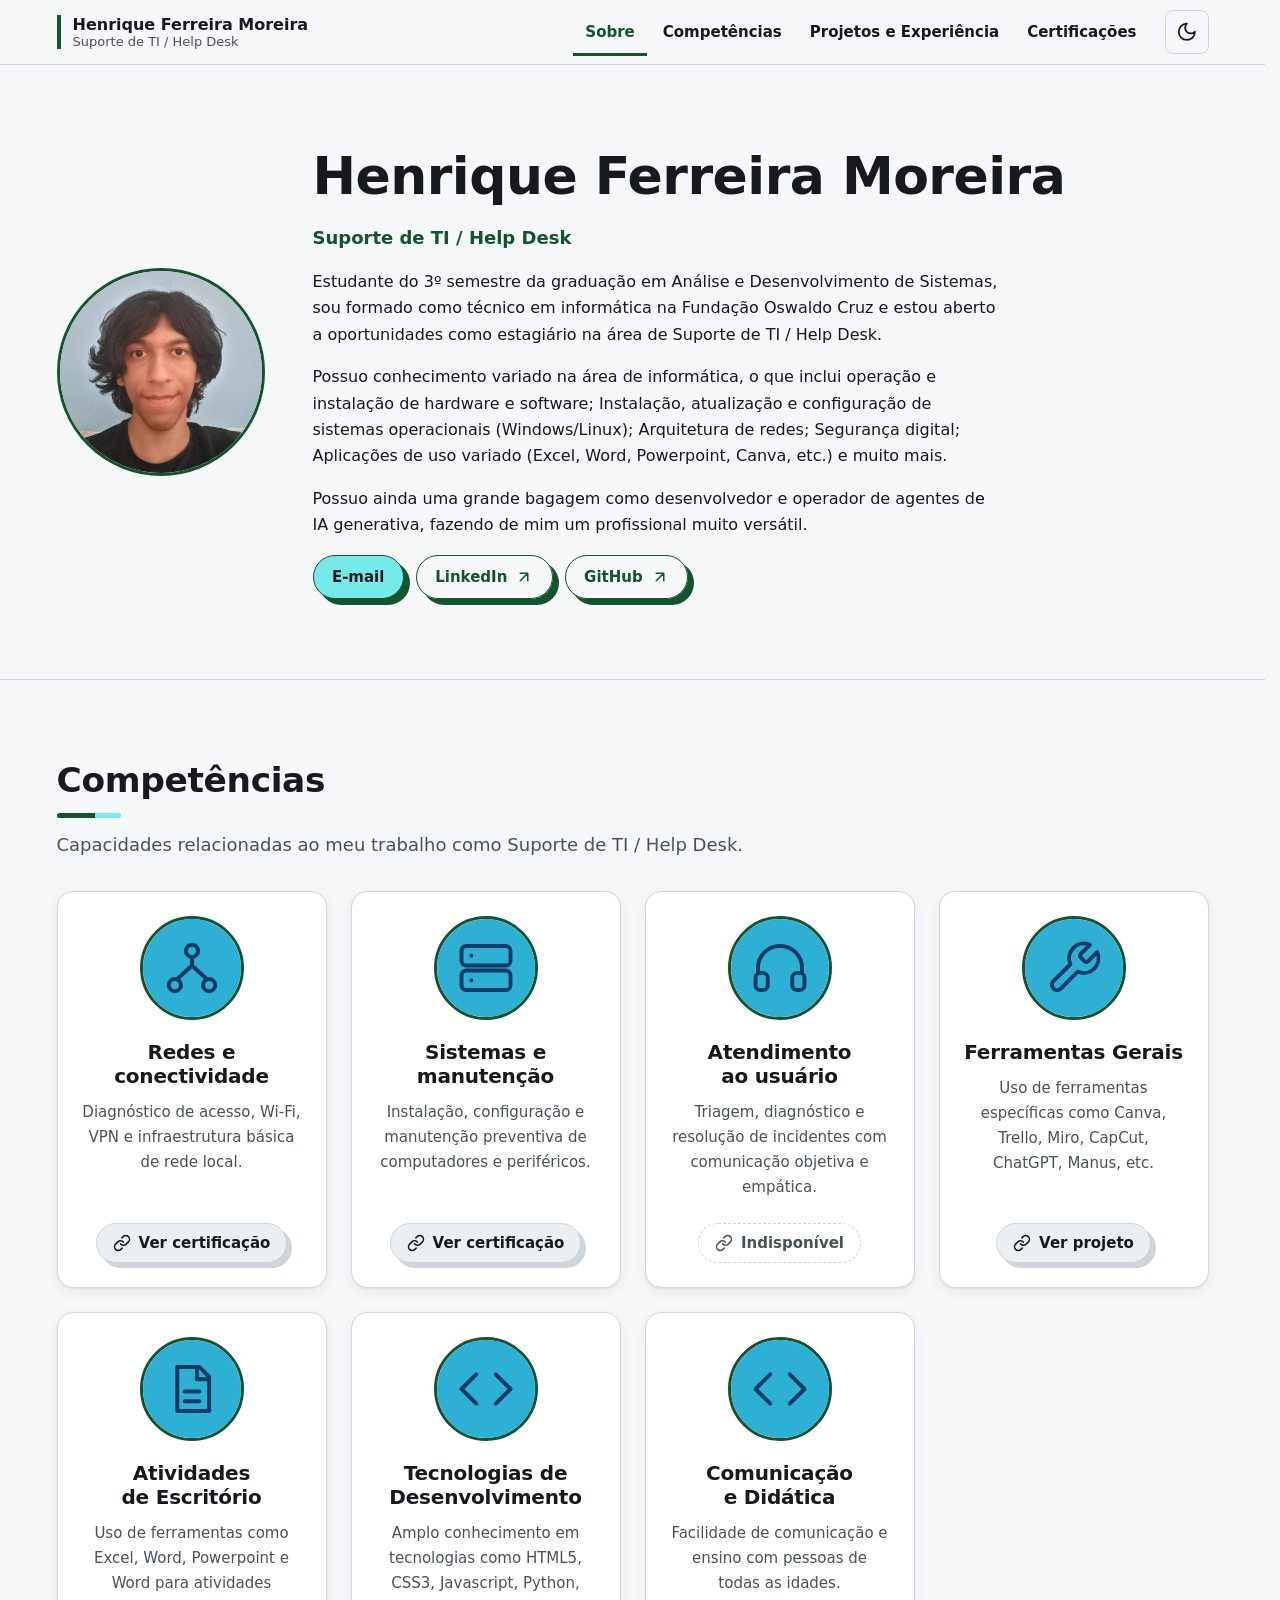
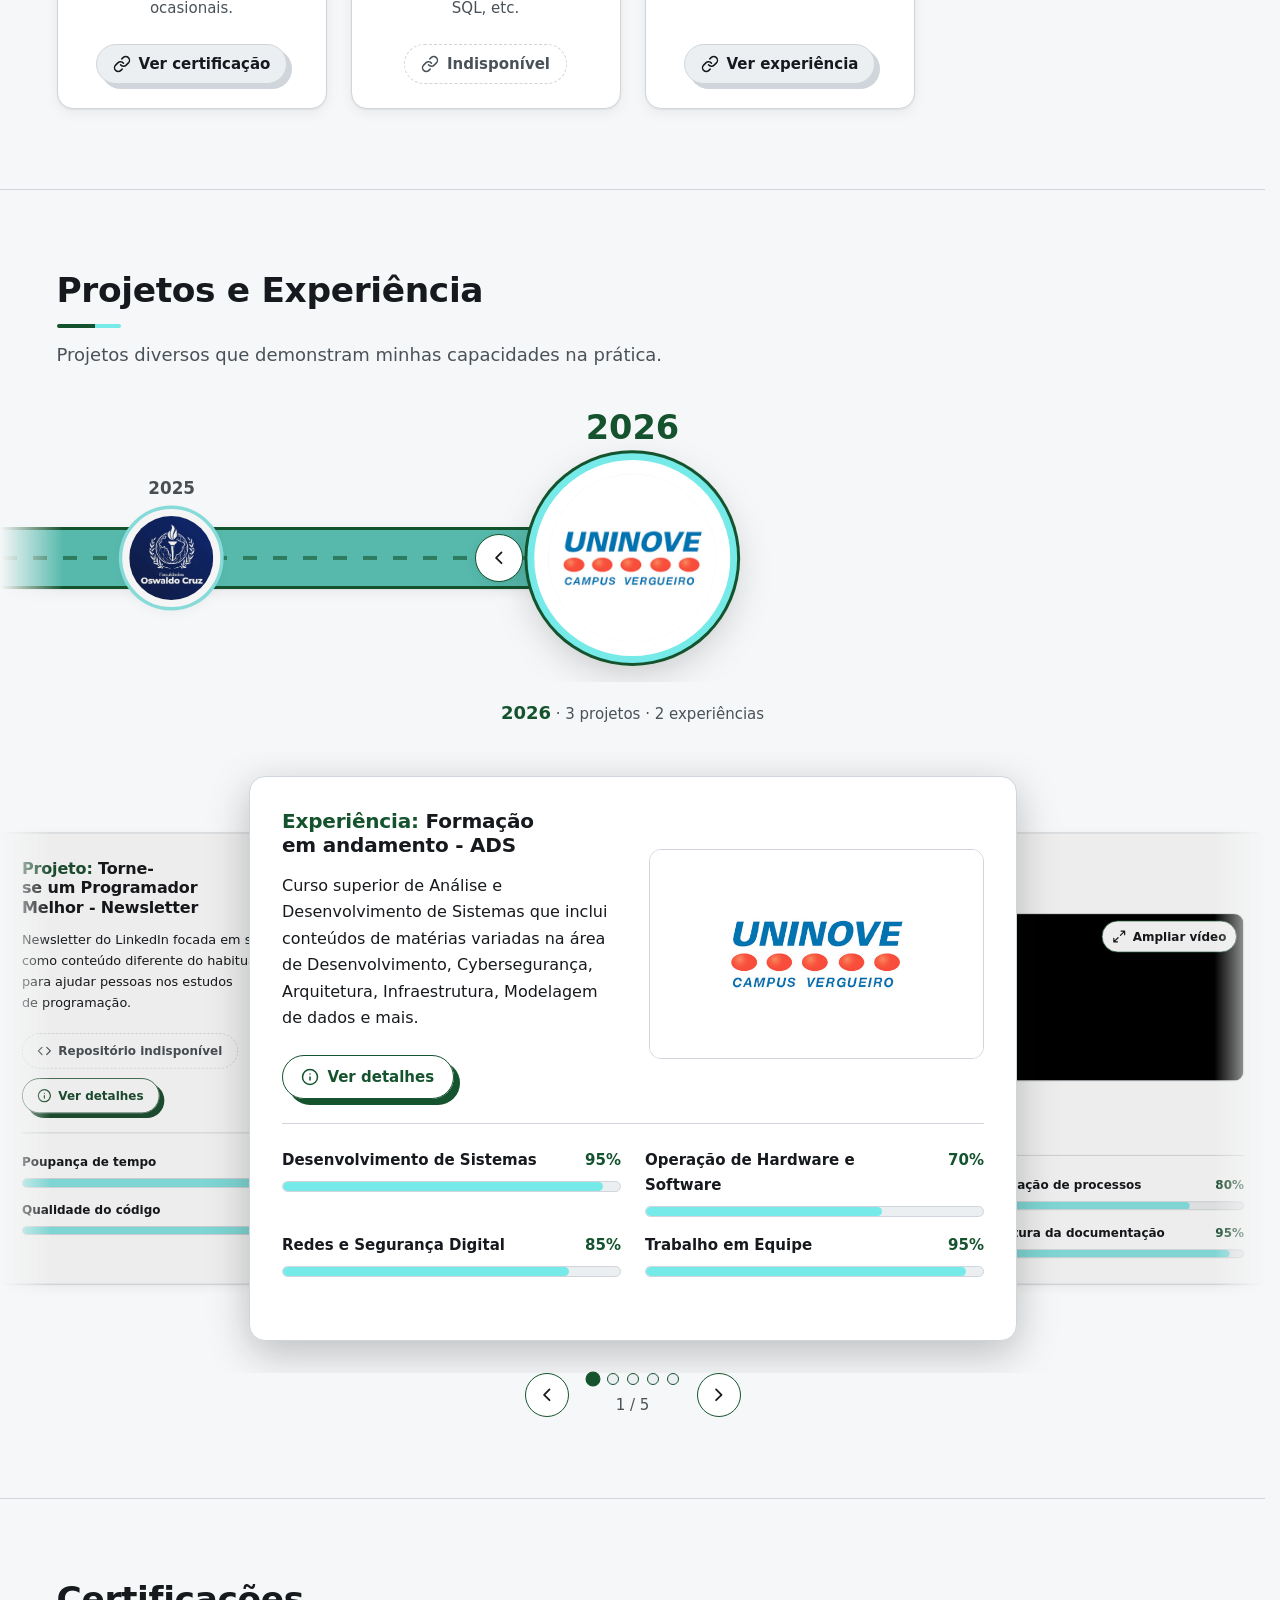
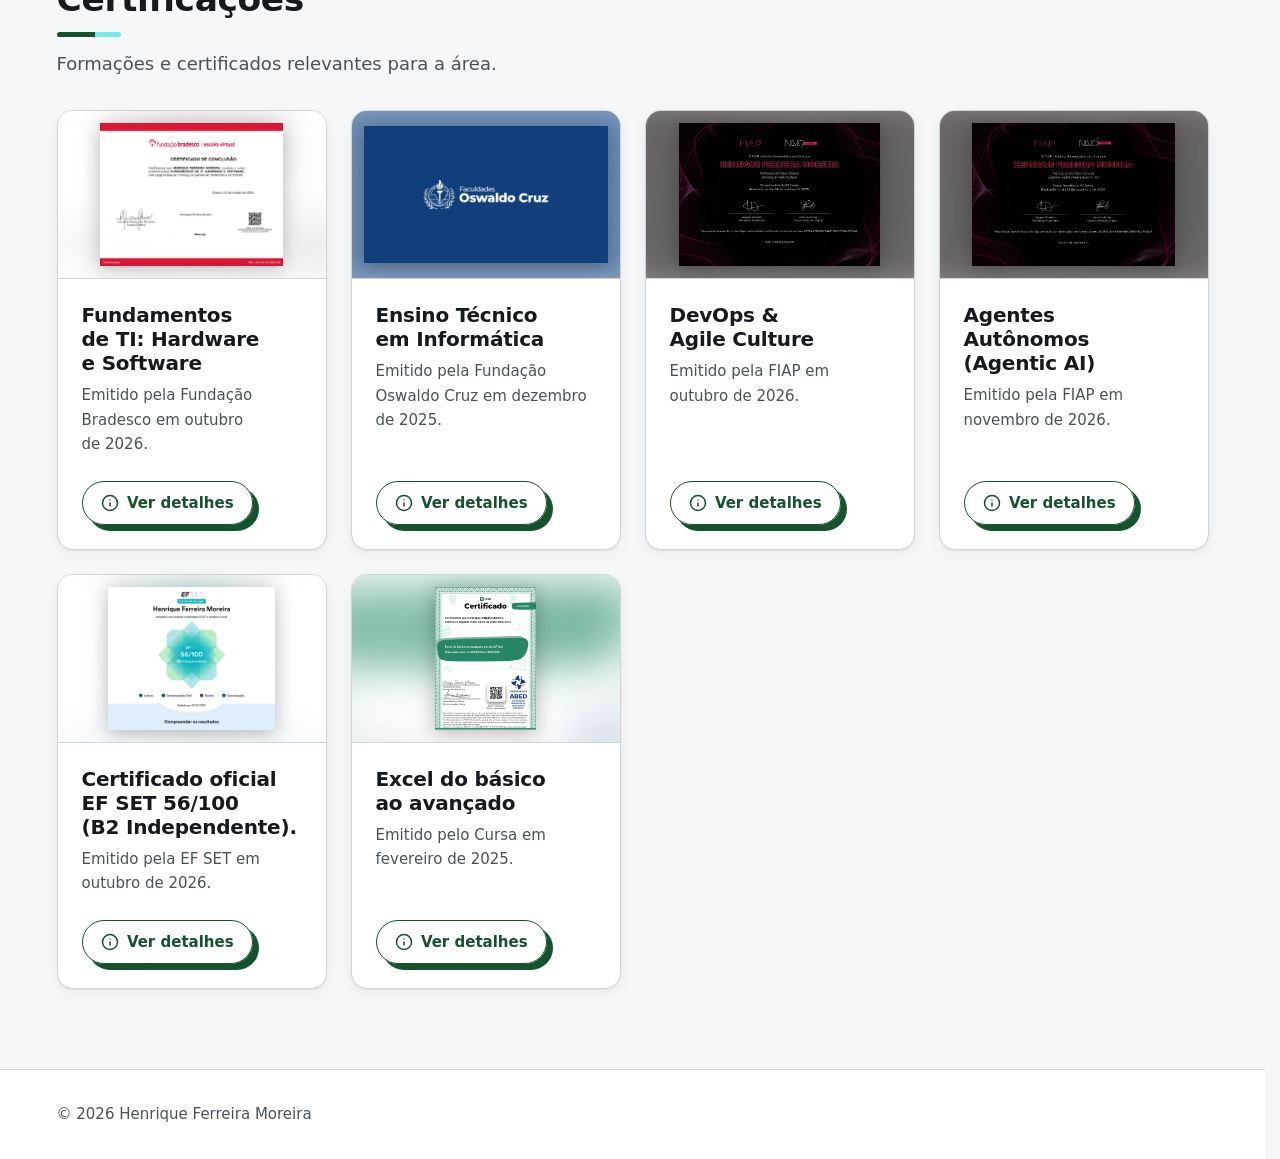
<file: suporte-de-ti.html>
<!doctype html>
<html lang="pt-BR" data-accent="suporte-de-ti">
  <head>
    <meta charset="utf-8" />
    <meta name="viewport" content="width=device-width, initial-scale=1" />
    <title>Henrique Ferreira Moreira — Suporte de TI</title>
    <meta name="description" content="Portfólio profissional na área de Suporte de TI: atendimento, redes, manutenção e documentação." />
    <link rel="icon" href="assets/images/site/favicon.svg" type="image/svg+xml" />
    <link rel="stylesheet" href="assets/css/main.css" />
    <!-- Tema: script clássico e bloqueante para evitar o flash de tema errado -->
    <script src="assets/js/theme.js"></script>
    <!-- Monta a página a partir de assets/data/curriculos/suporte-de-ti.js -->
    <script type="module" src="assets/js/resume-page.js"></script>
  </head>
  <body data-curriculo="suporte-de-ti">
    <noscript>
      <p class="noscript">Esta página precisa de JavaScript para exibir o conteúdo.</p>
    </noscript>
  </body>
</html>
</file>
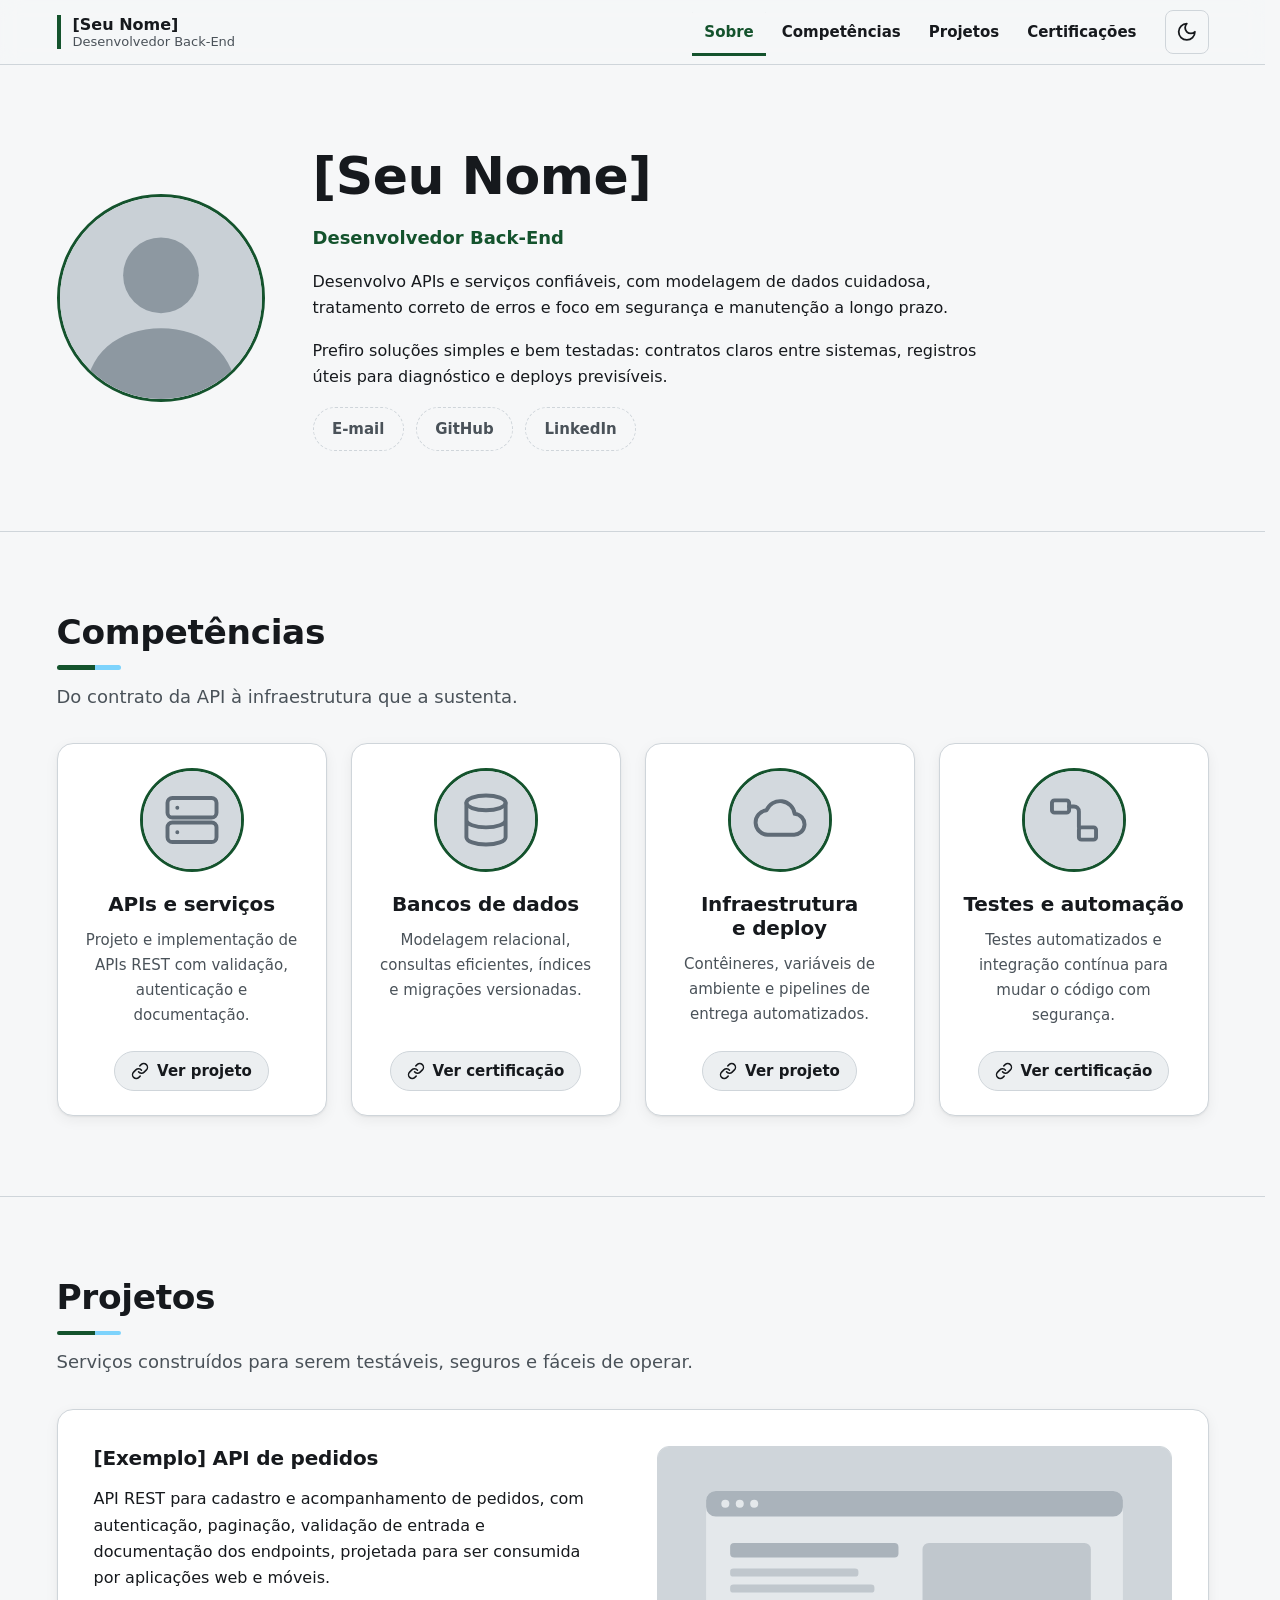
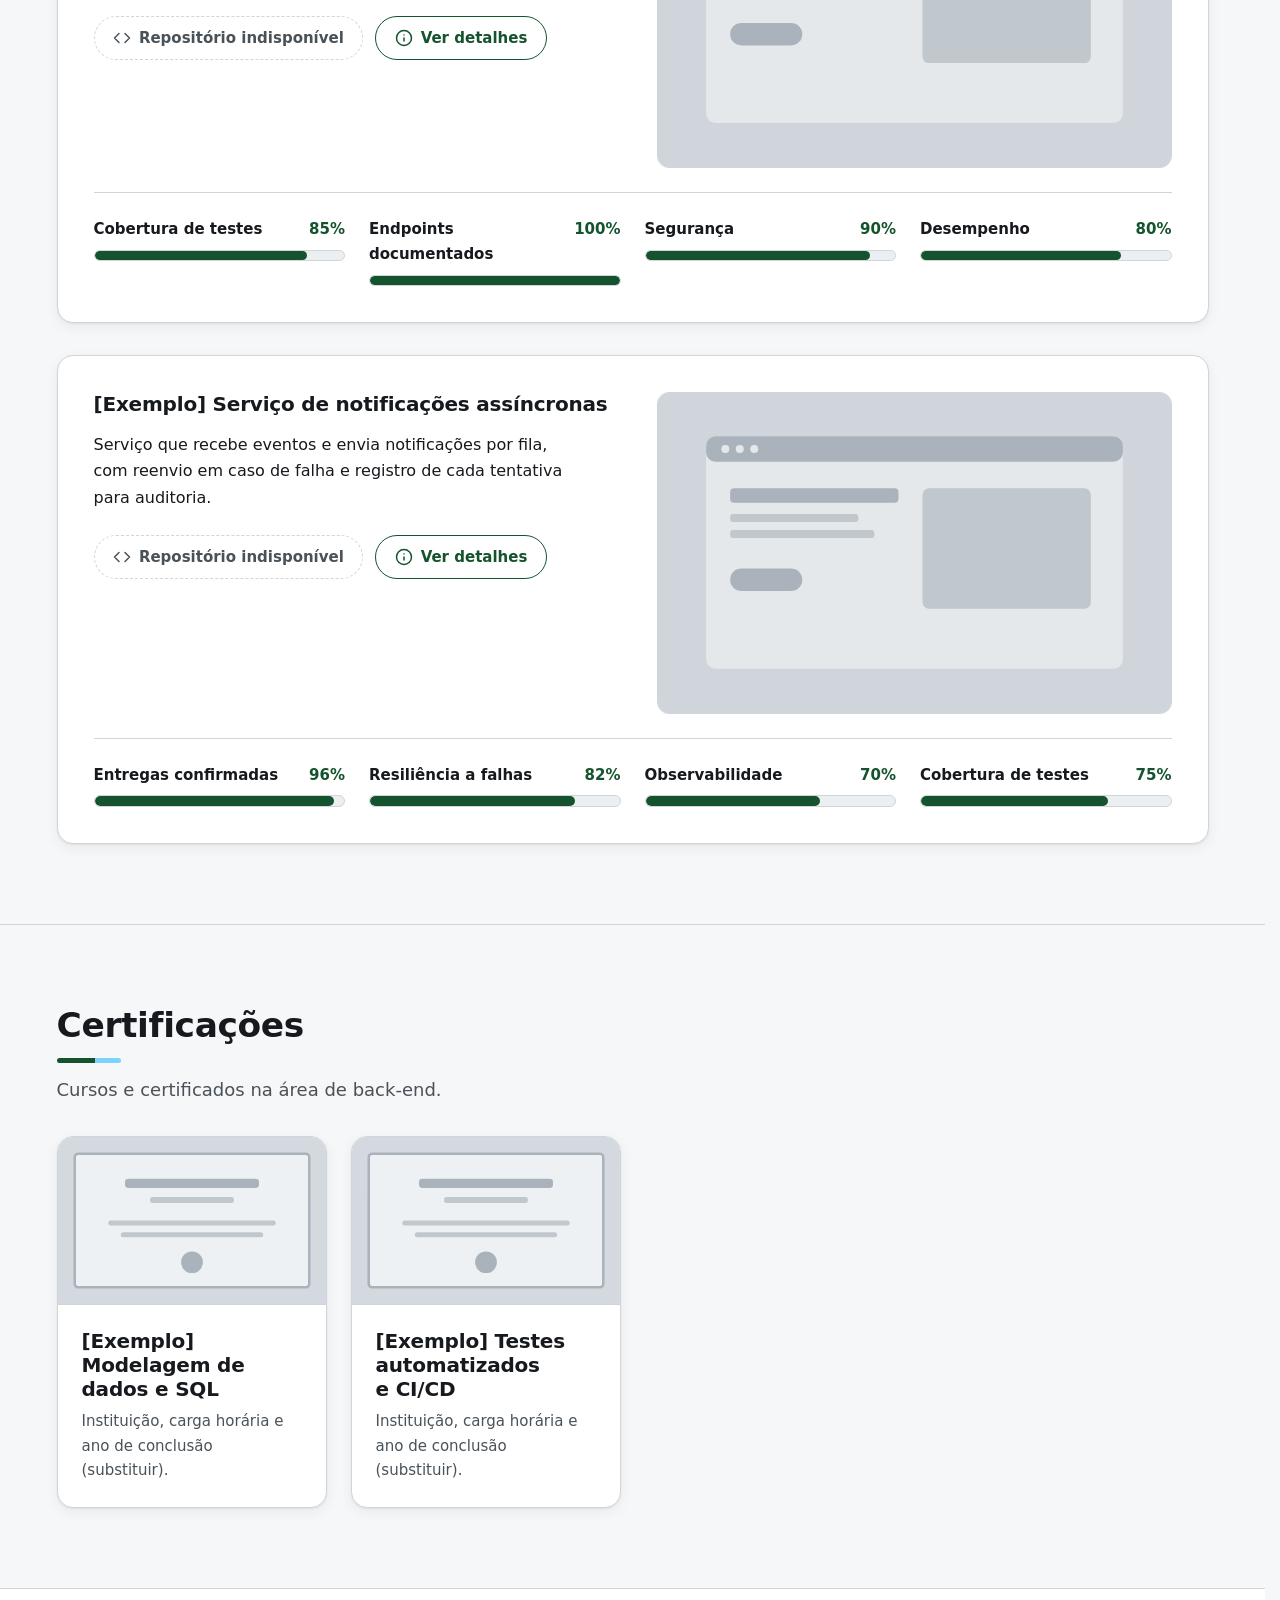
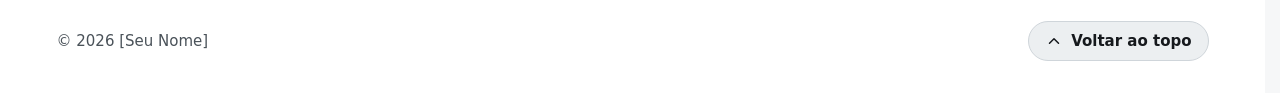
<file: Meu-Portifolio-Online/desenvolvedor-backend.html>
<!doctype html>
<html lang="pt-BR" data-accent="desenvolvedor-backend">
  <head>
    <meta charset="utf-8" />
    <meta name="viewport" content="width=device-width, initial-scale=1" />
    <title>[Seu Nome] — Desenvolvedor Back-End</title>
    <meta name="description" content="Portfólio profissional de desenvolvimento Back-End: APIs, bancos de dados, infraestrutura e testes." />
    <link rel="icon" href="assets/images/site/favicon.svg" type="image/svg+xml" />
    <link rel="stylesheet" href="assets/css/main.css" />
    <!-- Tema: script clássico e bloqueante para evitar o flash de tema errado -->
    <script src="assets/js/theme.js"></script>
    <!-- Monta a página a partir de assets/data/curriculos/desenvolvedor-backend.js -->
    <script type="module" src="assets/js/resume-page.js"></script>
  </head>
  <body data-curriculo="desenvolvedor-backend">
    <noscript>
      <p class="noscript">Esta página precisa de JavaScript para exibir o conteúdo.</p>
    </noscript>
  </body>
</html>
</file>
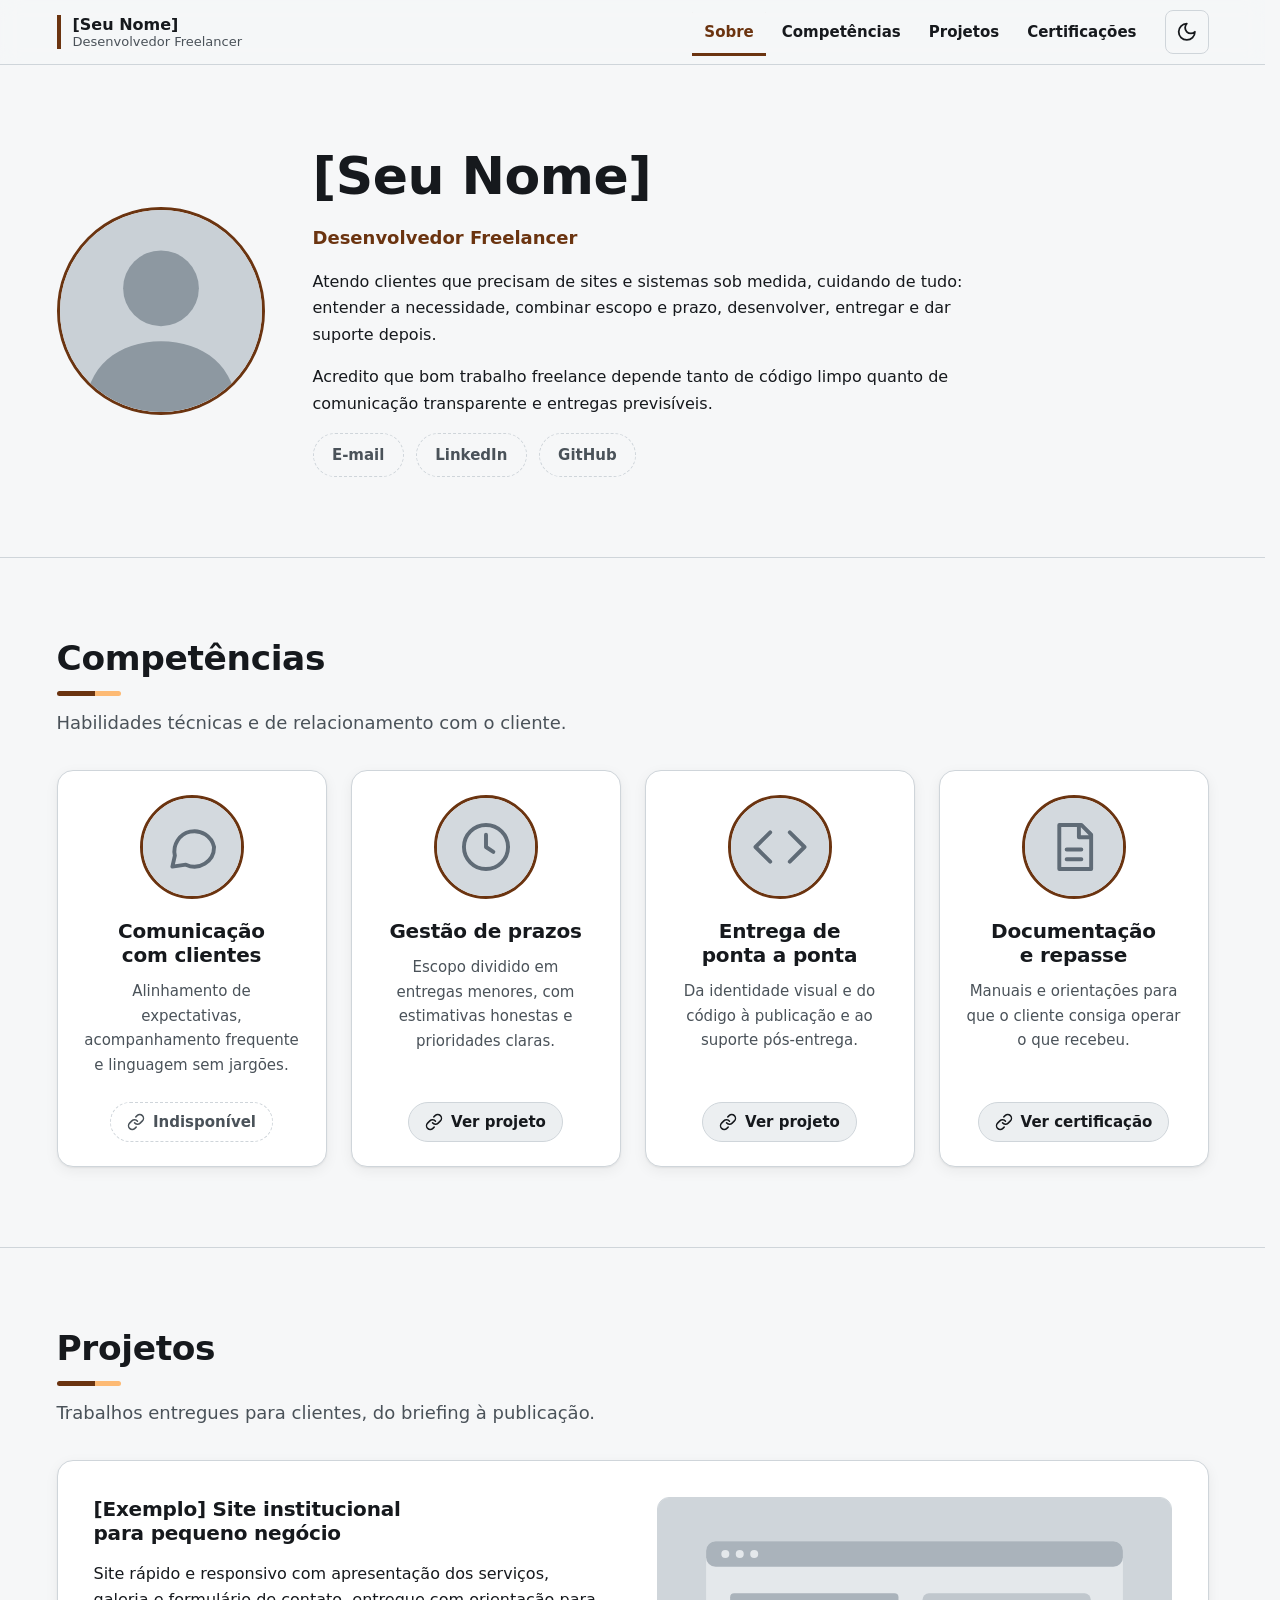
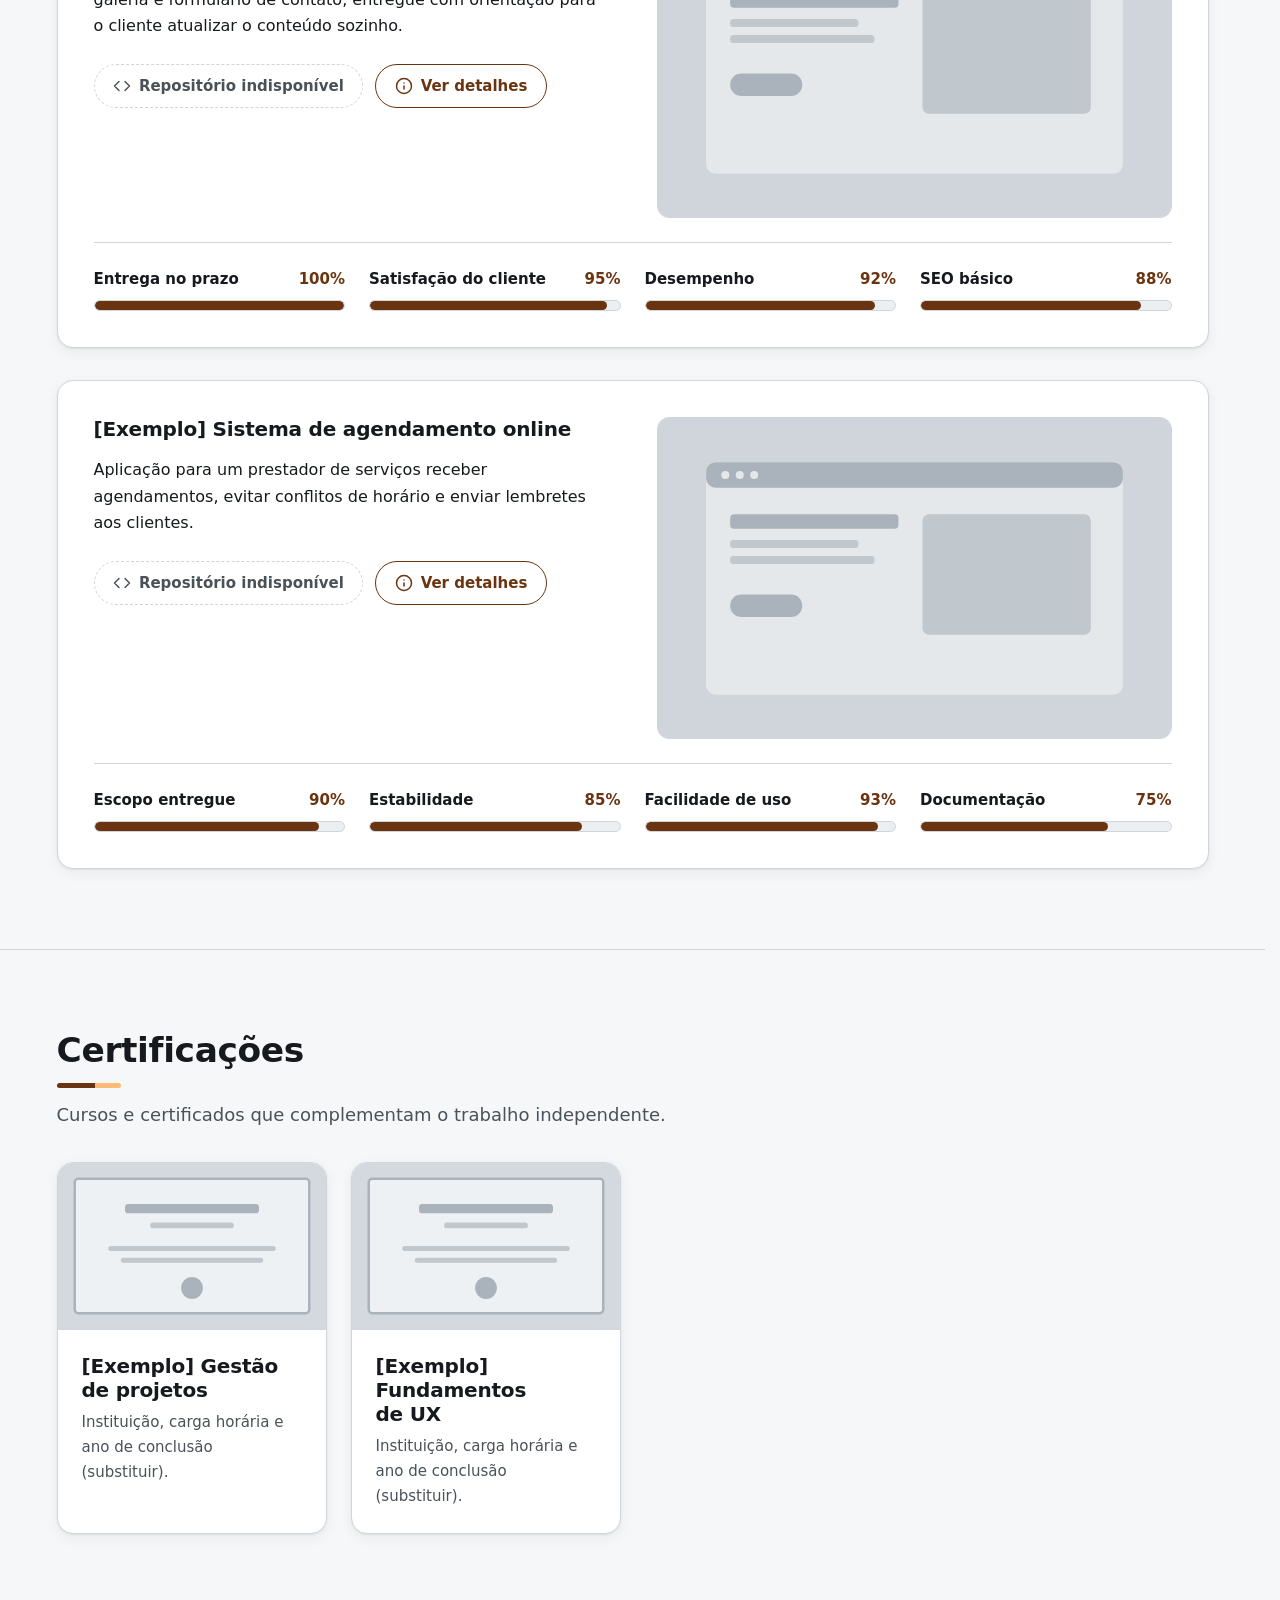
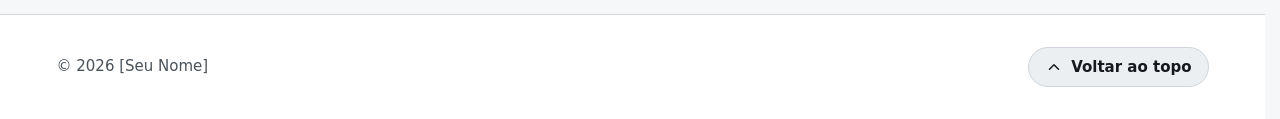
<file: Meu-Portifolio-Online/desenvolvedor-freelancer.html>
<!doctype html>
<html lang="pt-BR" data-accent="desenvolvedor-freelancer">
  <head>
    <meta charset="utf-8" />
    <meta name="viewport" content="width=device-width, initial-scale=1" />
    <title>[Seu Nome] — Desenvolvedor Freelancer</title>
    <meta name="description" content="Portfólio profissional de desenvolvimento freelancer: sites e sistemas sob medida, do briefing à entrega." />
    <link rel="icon" href="assets/images/site/favicon.svg" type="image/svg+xml" />
    <link rel="stylesheet" href="assets/css/main.css" />
    <!-- Tema: script clássico e bloqueante para evitar o flash de tema errado -->
    <script src="assets/js/theme.js"></script>
    <!-- Monta a página a partir de assets/data/curriculos/desenvolvedor-freelancer.js -->
    <script type="module" src="assets/js/resume-page.js"></script>
  </head>
  <body data-curriculo="desenvolvedor-freelancer">
    <noscript>
      <p class="noscript">Esta página precisa de JavaScript para exibir o conteúdo.</p>
    </noscript>
  </body>
</html>
</file>
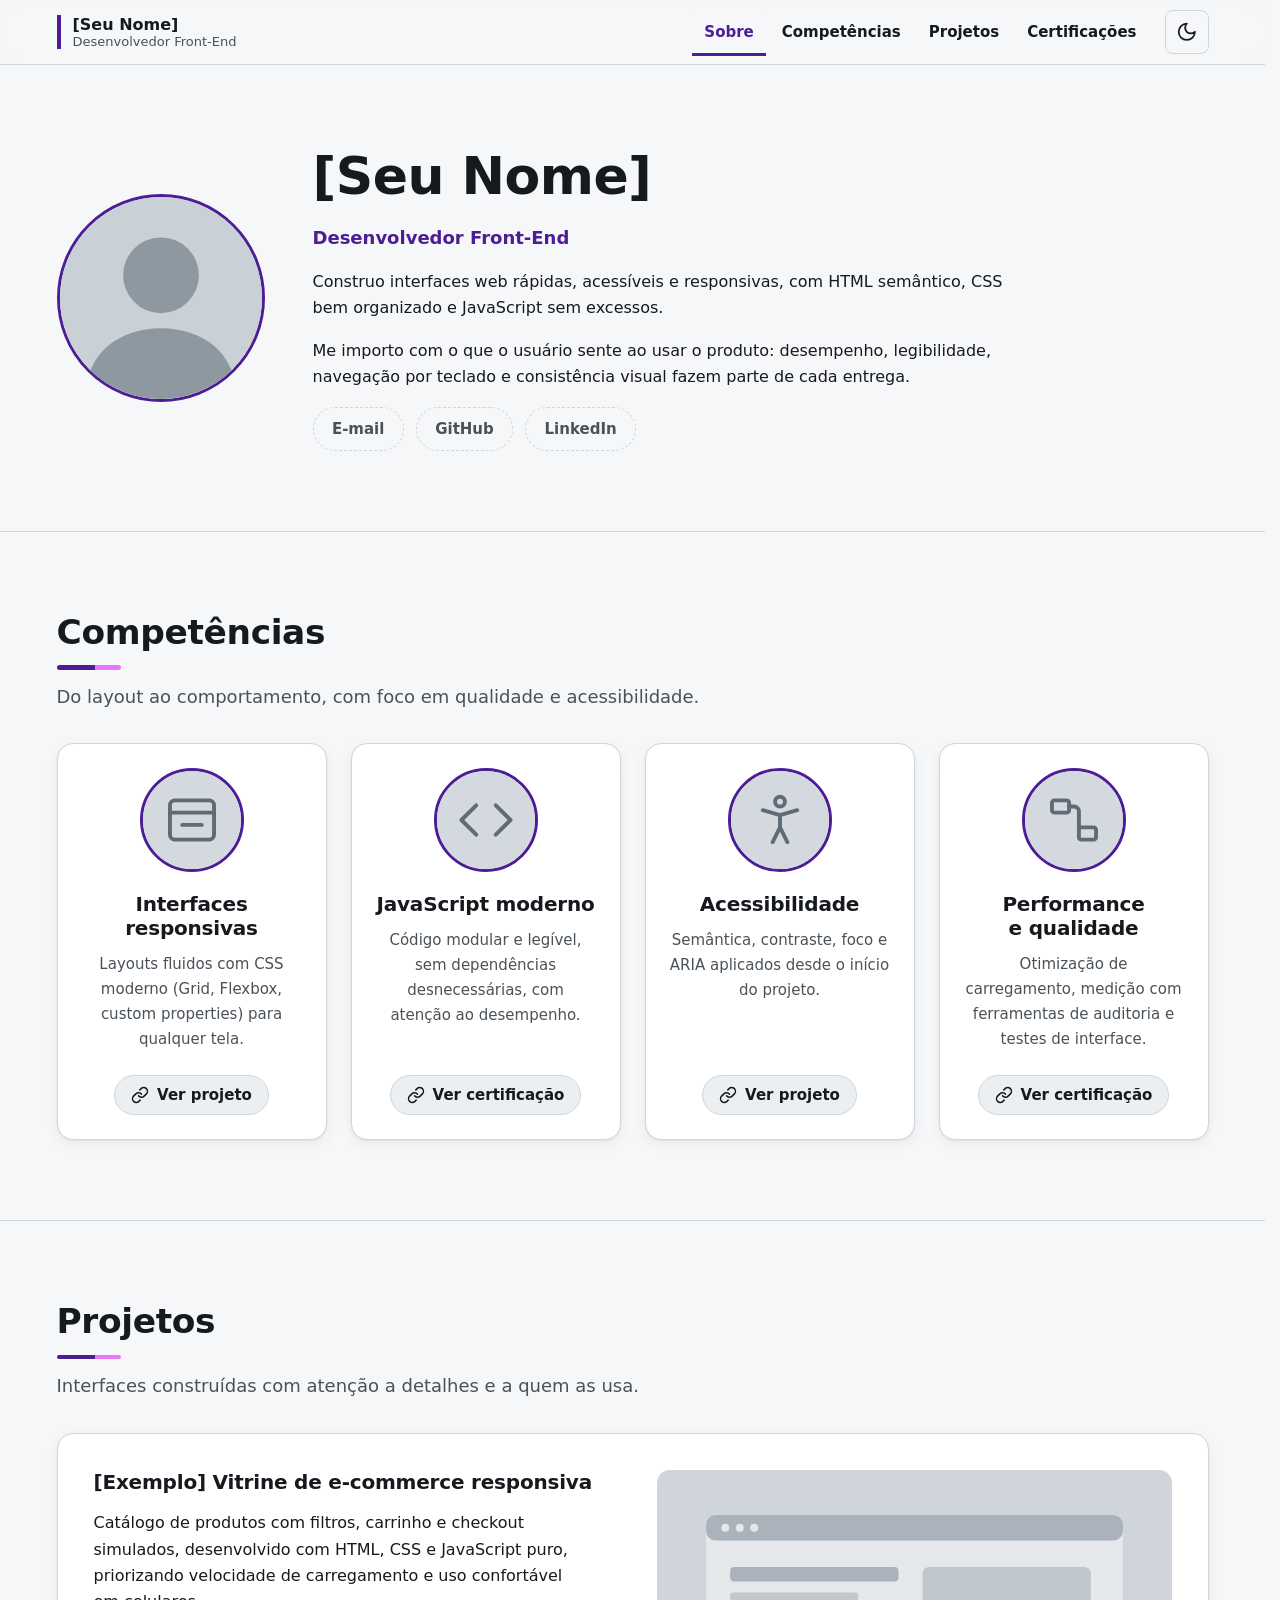
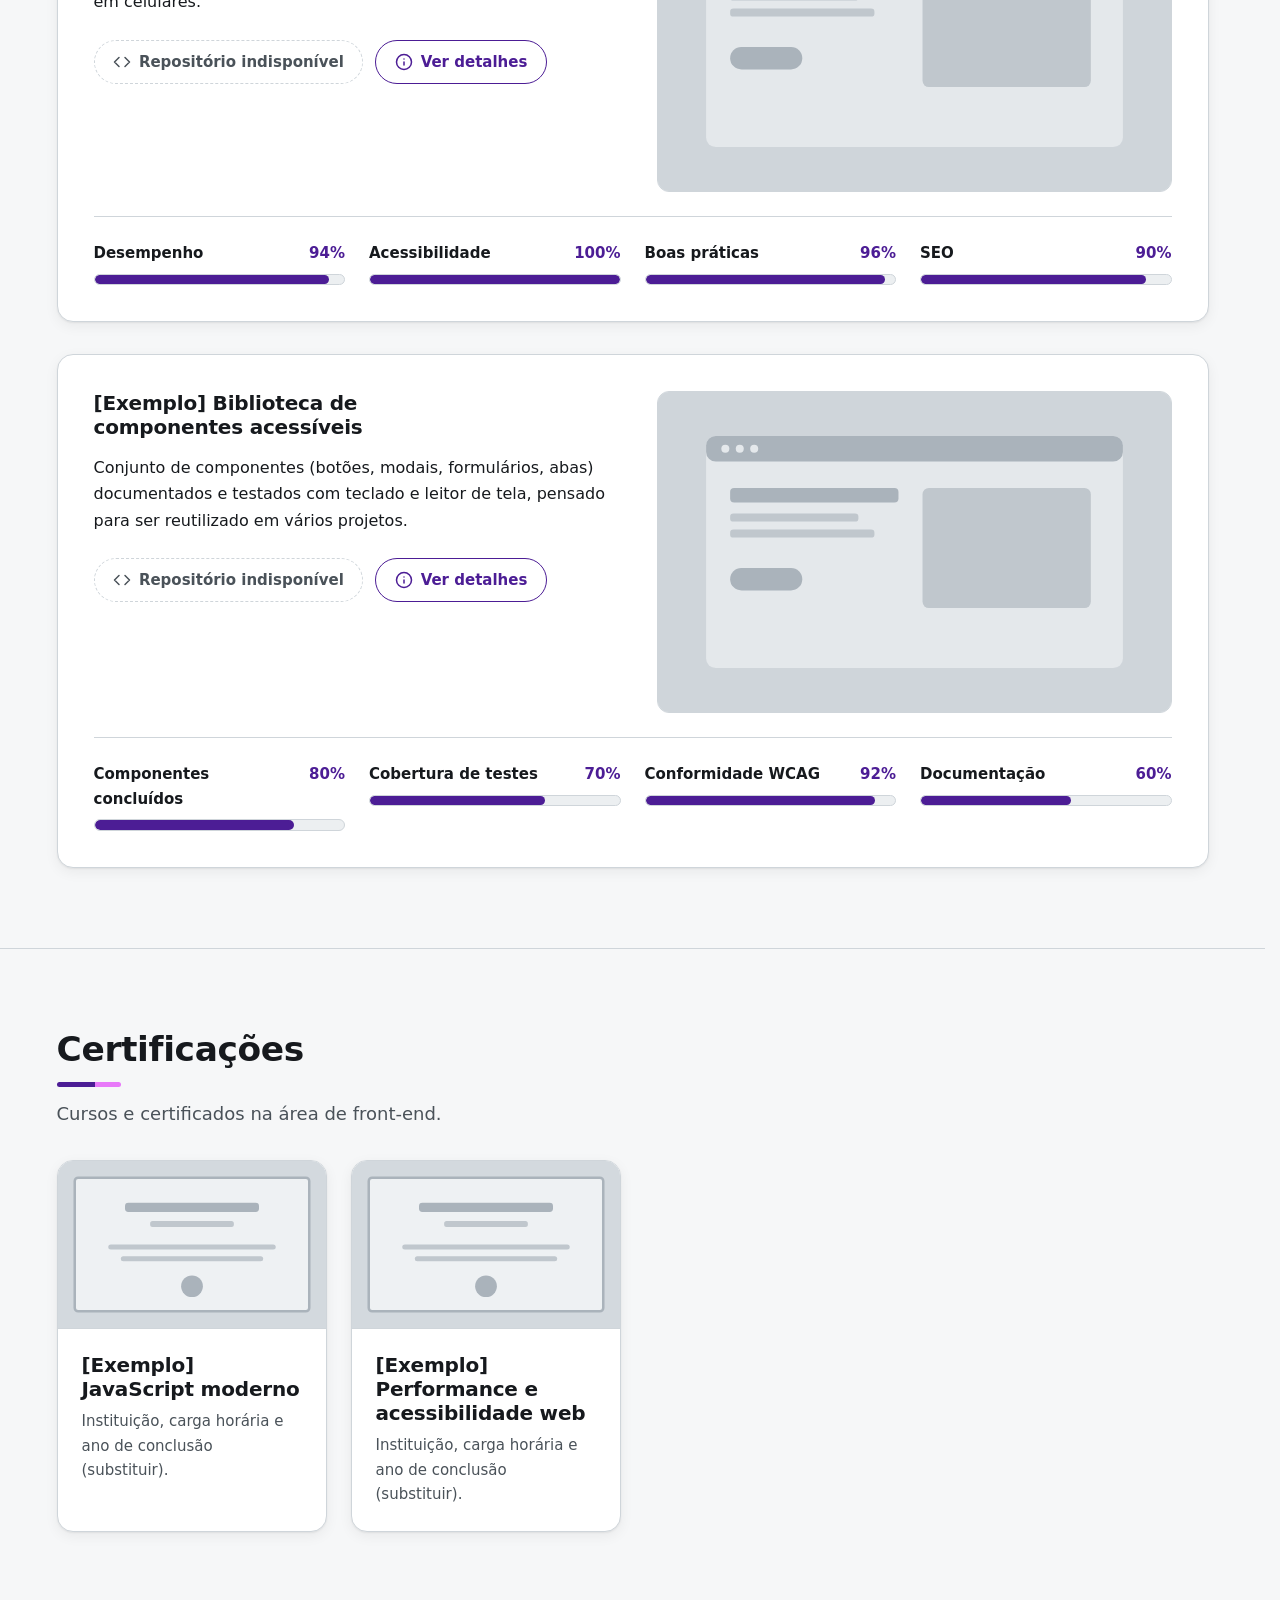
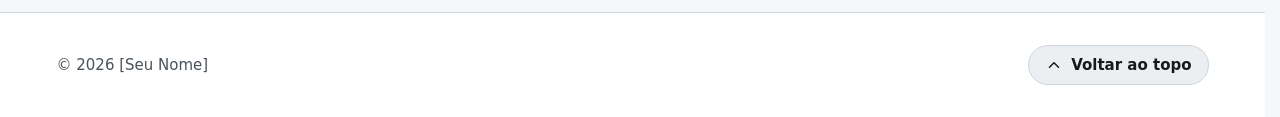
<file: Meu-Portifolio-Online/desenvolvedor-frontend.html>
<!doctype html>
<html lang="pt-BR" data-accent="desenvolvedor-frontend">
  <head>
    <meta charset="utf-8" />
    <meta name="viewport" content="width=device-width, initial-scale=1" />
    <title>[Seu Nome] — Desenvolvedor Front-End</title>
    <meta name="description" content="Portfólio profissional de desenvolvimento Front-End: interfaces responsivas, acessíveis e de alto desempenho." />
    <link rel="icon" href="assets/images/site/favicon.svg" type="image/svg+xml" />
    <link rel="stylesheet" href="assets/css/main.css" />
    <!-- Tema: script clássico e bloqueante para evitar o flash de tema errado -->
    <script src="assets/js/theme.js"></script>
    <!-- Monta a página a partir de assets/data/curriculos/desenvolvedor-frontend.js -->
    <script type="module" src="assets/js/resume-page.js"></script>
  </head>
  <body data-curriculo="desenvolvedor-frontend">
    <noscript>
      <p class="noscript">Esta página precisa de JavaScript para exibir o conteúdo.</p>
    </noscript>
  </body>
</html>
</file>
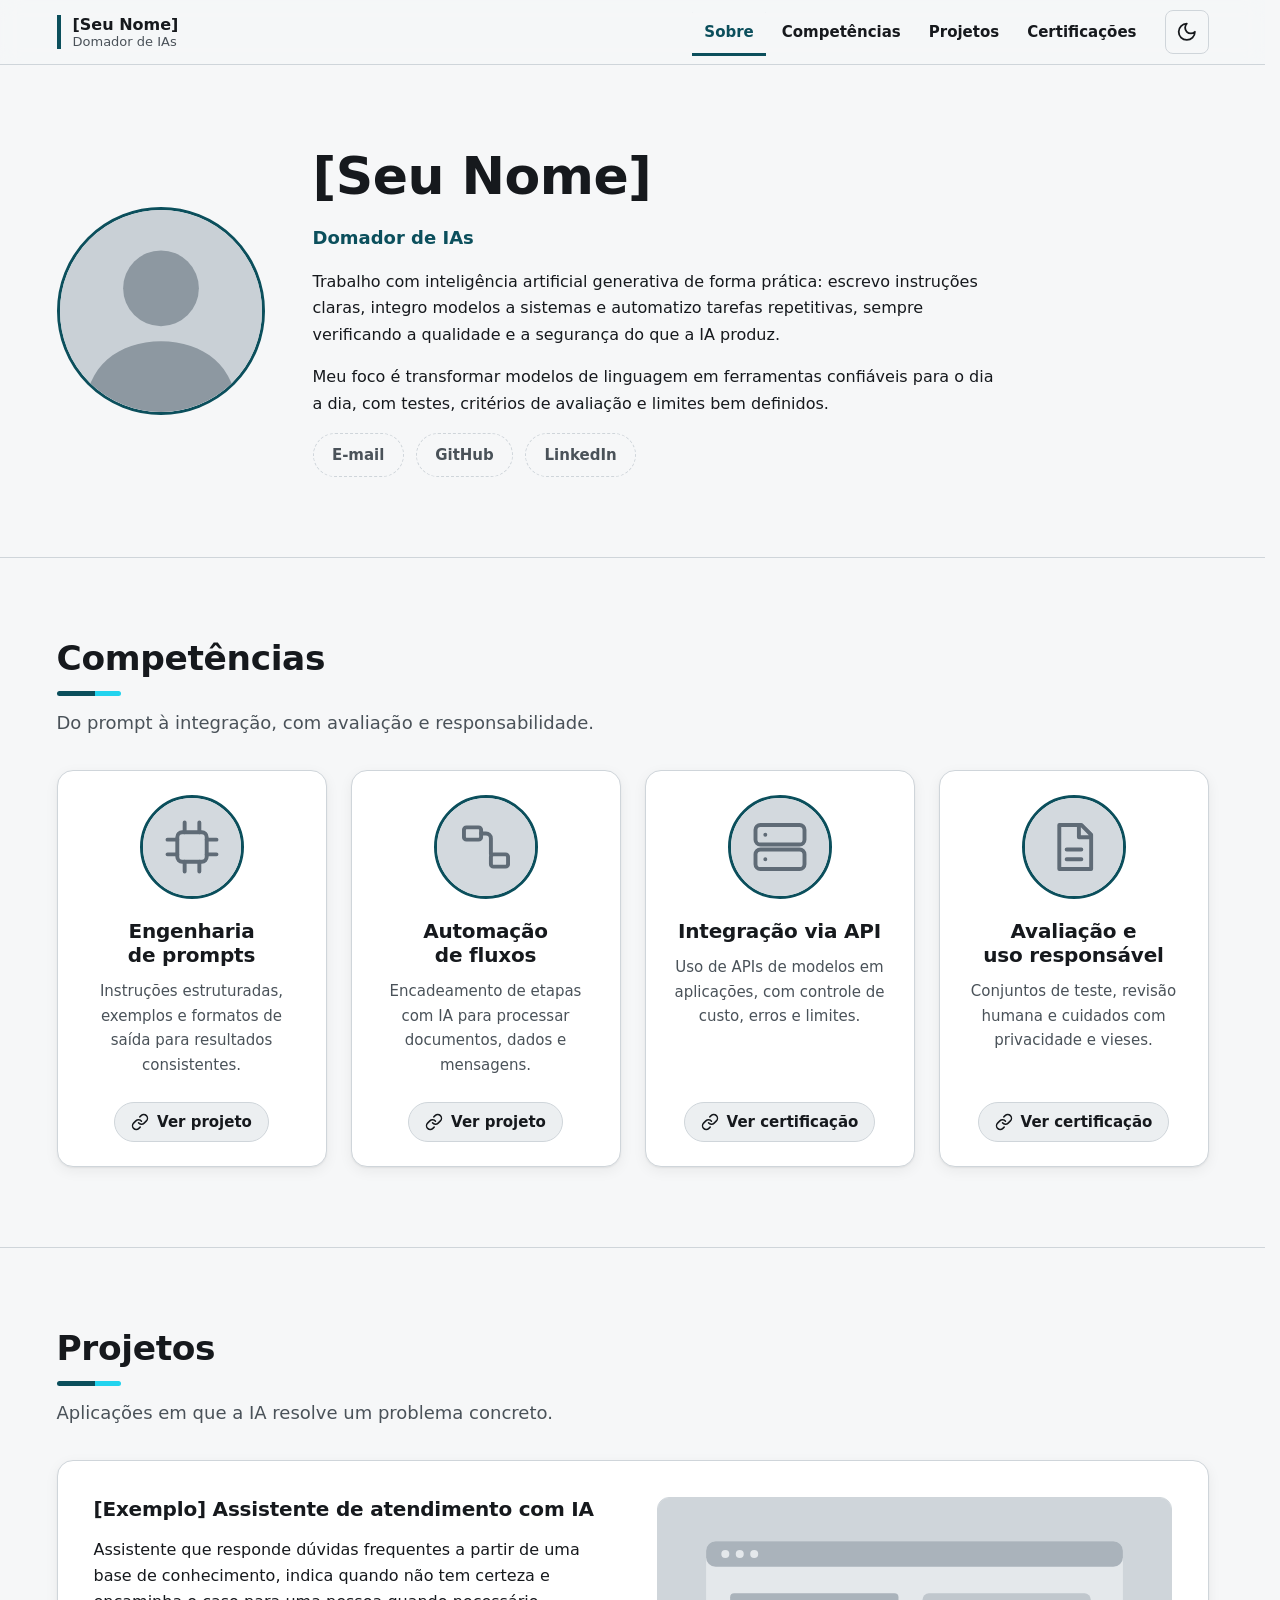
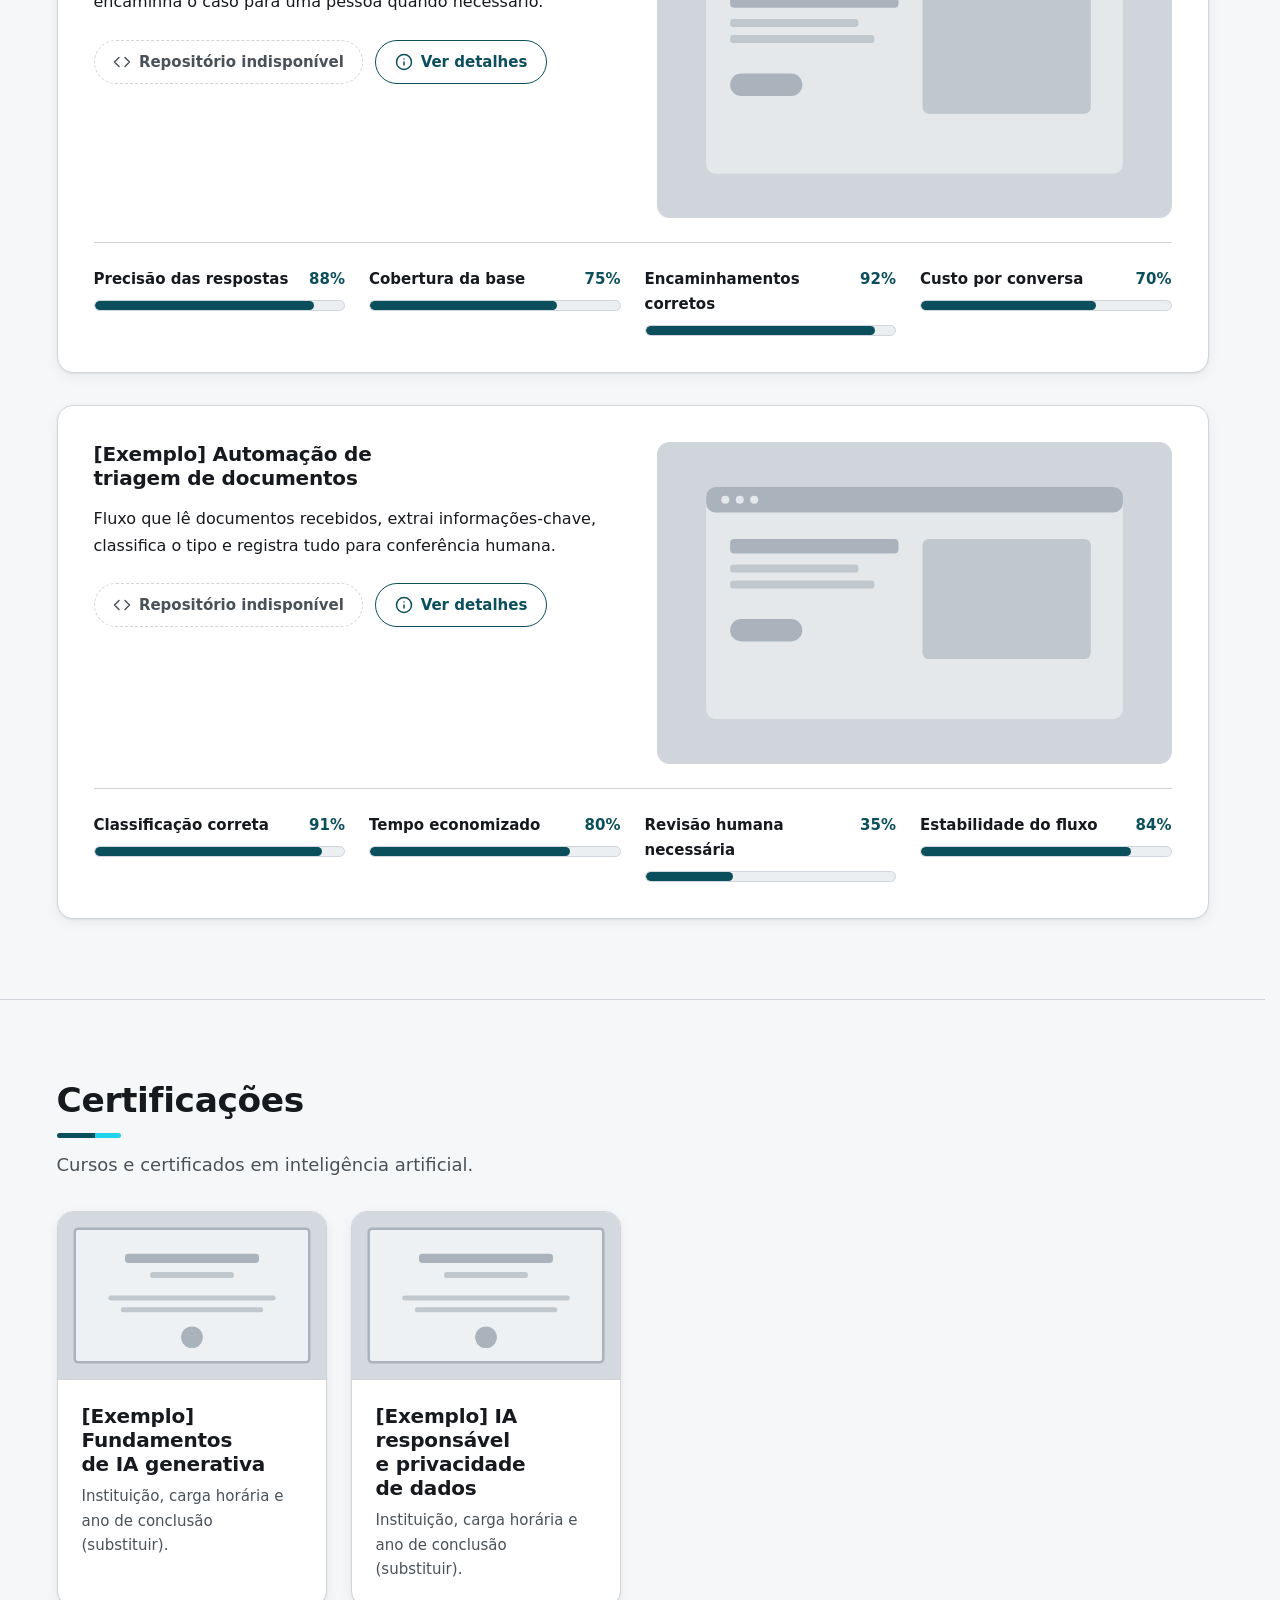
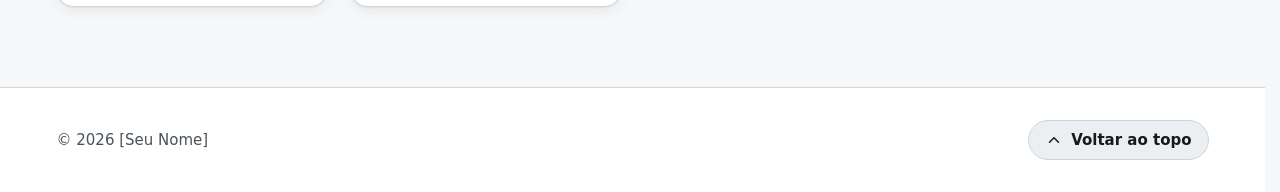
<file: Meu-Portifolio-Online/domador-de-ias.html>
<!doctype html>
<html lang="pt-BR" data-accent="domador-de-ias">
  <head>
    <meta charset="utf-8" />
    <meta name="viewport" content="width=device-width, initial-scale=1" />
    <title>[Seu Nome] — Domador de IAs</title>
    <meta name="description" content="Portfólio profissional em inteligência artificial generativa: prompts, automações, integrações e avaliação responsável." />
    <link rel="icon" href="assets/images/site/favicon.svg" type="image/svg+xml" />
    <link rel="stylesheet" href="assets/css/main.css" />
    <!-- Tema: script clássico e bloqueante para evitar o flash de tema errado -->
    <script src="assets/js/theme.js"></script>
    <!-- Monta a página a partir de assets/data/curriculos/domador-de-ias.js -->
    <script type="module" src="assets/js/resume-page.js"></script>
  </head>
  <body data-curriculo="domador-de-ias">
    <noscript>
      <p class="noscript">Esta página precisa de JavaScript para exibir o conteúdo.</p>
    </noscript>
  </body>
</html>
</file>
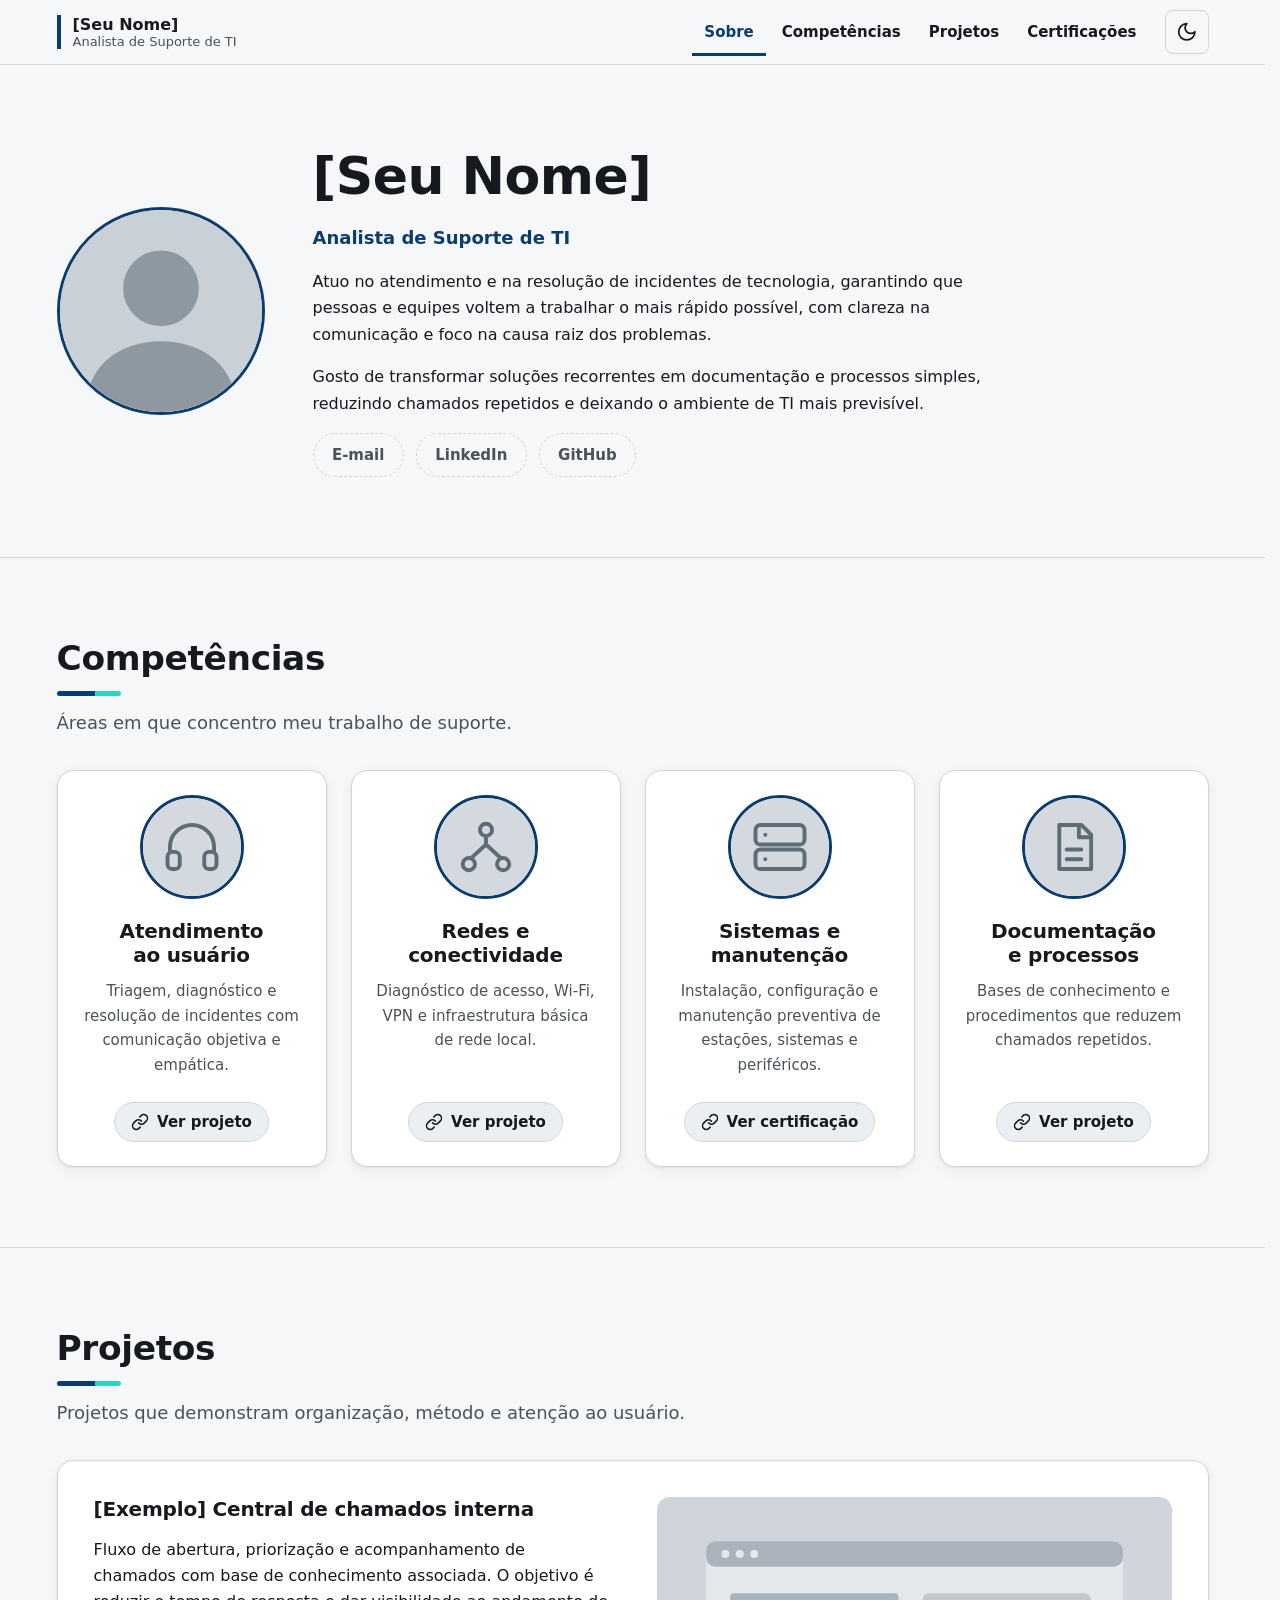
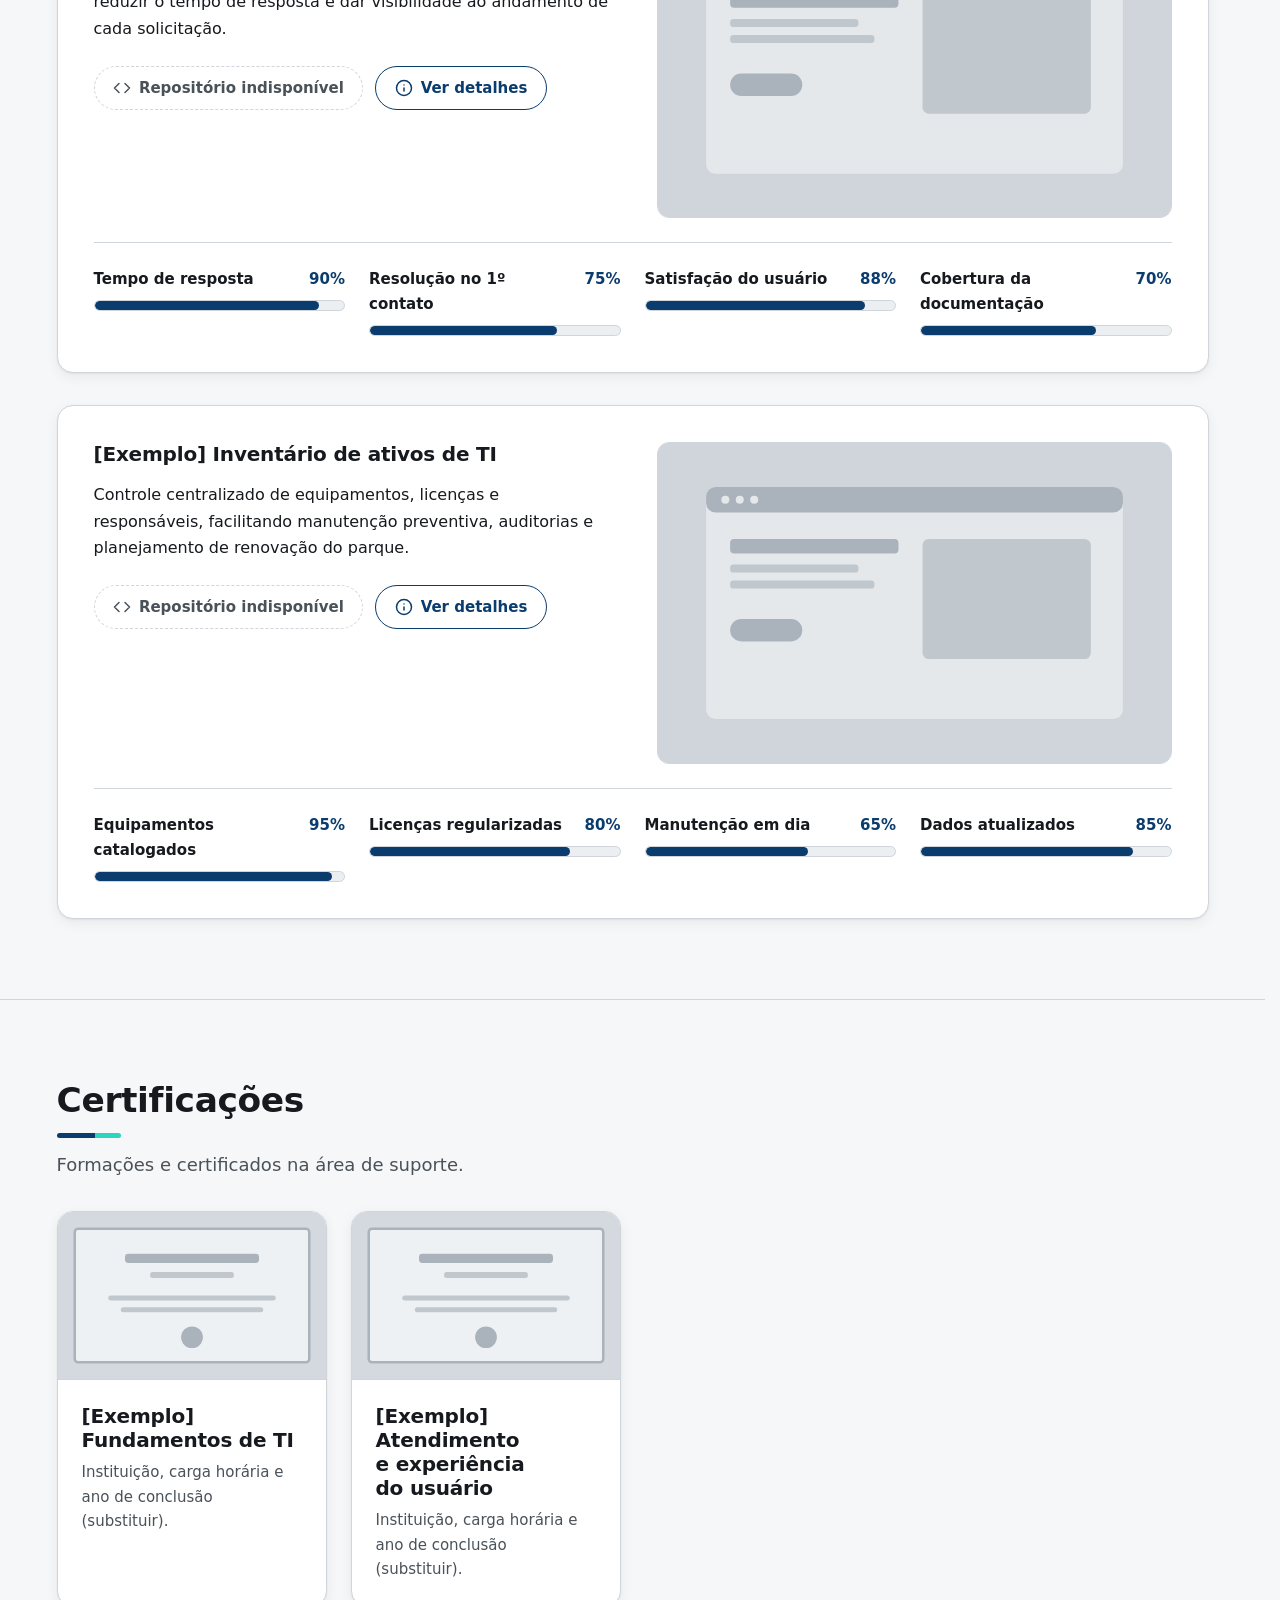
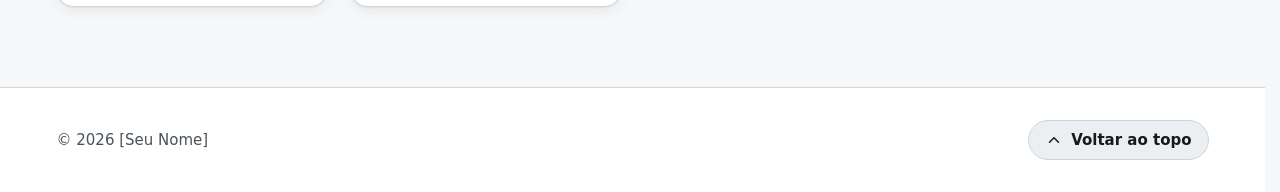
<file: Meu-Portifolio-Online/suporte-de-ti.html>
<!doctype html>
<html lang="pt-BR" data-accent="suporte-de-ti">
  <head>
    <meta charset="utf-8" />
    <meta name="viewport" content="width=device-width, initial-scale=1" />
    <title>[Seu Nome] — Suporte de TI</title>
    <meta name="description" content="Portfólio profissional na área de Suporte de TI: atendimento, redes, manutenção e documentação." />
    <link rel="icon" href="assets/images/site/favicon.svg" type="image/svg+xml" />
    <link rel="stylesheet" href="assets/css/main.css" />
    <!-- Tema: script clássico e bloqueante para evitar o flash de tema errado -->
    <script src="assets/js/theme.js"></script>
    <!-- Monta a página a partir de assets/data/curriculos/suporte-de-ti.js -->
    <script type="module" src="assets/js/resume-page.js"></script>
  </head>
  <body data-curriculo="suporte-de-ti">
    <noscript>
      <p class="noscript">Esta página precisa de JavaScript para exibir o conteúdo.</p>
    </noscript>
  </body>
</html>
</file>
<file: assets/css/main.css>
/* ==========================================================================
   main.css — ponto de entrada único dos estilos.
   Cada página linka apenas este arquivo; a ordem abaixo é a ordem da cascata.
   Para publicação, os @import podem ser concatenados por uma etapa de build
   (opcional — o projeto funciona sem build).
   ========================================================================== */

/* Fundação */
@import url("tokens.css");
@import url("accents.css");
@import url("base.css");
@import url("layout.css");

/* Componentes */
@import url("components/buttons.css");
@import url("components/badges.css");
@import url("components/cards.css");
@import url("components/sobre.css");
@import url("components/competencias.css");
@import url("components/projetos.css");
@import url("components/roadmap.css");
@import url("components/carrossel.css");
@import url("components/certificacoes.css");
@import url("components/modal.css");

/* Página inicial (mídias, seções alternadas) e easter egg da foto */
@import url("components/inicio.css");
@import url("components/easter-egg.css");
</file>
<file: Meu-Portifolio-Online/assets/css/main.css>
/* ==========================================================================
   main.css — ponto de entrada único dos estilos.
   Cada página linka apenas este arquivo; a ordem abaixo é a ordem da cascata.
   Para publicação, os @import podem ser concatenados por uma etapa de build
   (opcional — o projeto funciona sem build).
   ========================================================================== */

/* Fundação */
@import url("tokens.css");
@import url("accents.css");
@import url("base.css");
@import url("layout.css");

/* Componentes */
@import url("components/buttons.css");
@import url("components/badges.css");
@import url("components/cards.css");
@import url("components/sobre.css");
@import url("components/competencias.css");
@import url("components/projetos.css");
@import url("components/certificacoes.css");
@import url("components/modal.css");

/* Página inicial (mídias, seções alternadas) e easter egg da foto */
@import url("components/inicio.css");
@import url("components/easter-egg.css");
</file>
<file: styleguide/styleguide.css>
/* Apenas a barra de teste de identidades. Não é usada nas páginas finais. */

.styleguide-bar {
  position: fixed;
  right: var(--space-4);
  bottom: var(--space-4);
  z-index: 40;
  display: flex;
  align-items: center;
  gap: var(--space-3);
  padding: var(--space-3) var(--space-4);
  background: var(--surface);
  border: 1.5px solid var(--accent-detail);
  border-radius: var(--radius-md);
  box-shadow: var(--shadow-1);
  font-size: var(--fs-sm);
}

.styleguide-bar label {
  font-weight: 700;
}

.styleguide-bar select {
  min-height: 2.5rem;
  padding: 0 var(--space-3);
  background: var(--surface-2);
  color: var(--text-main);
  border: 1.5px solid var(--border);
  border-radius: var(--radius-sm);
  font: inherit;
}
</file>
